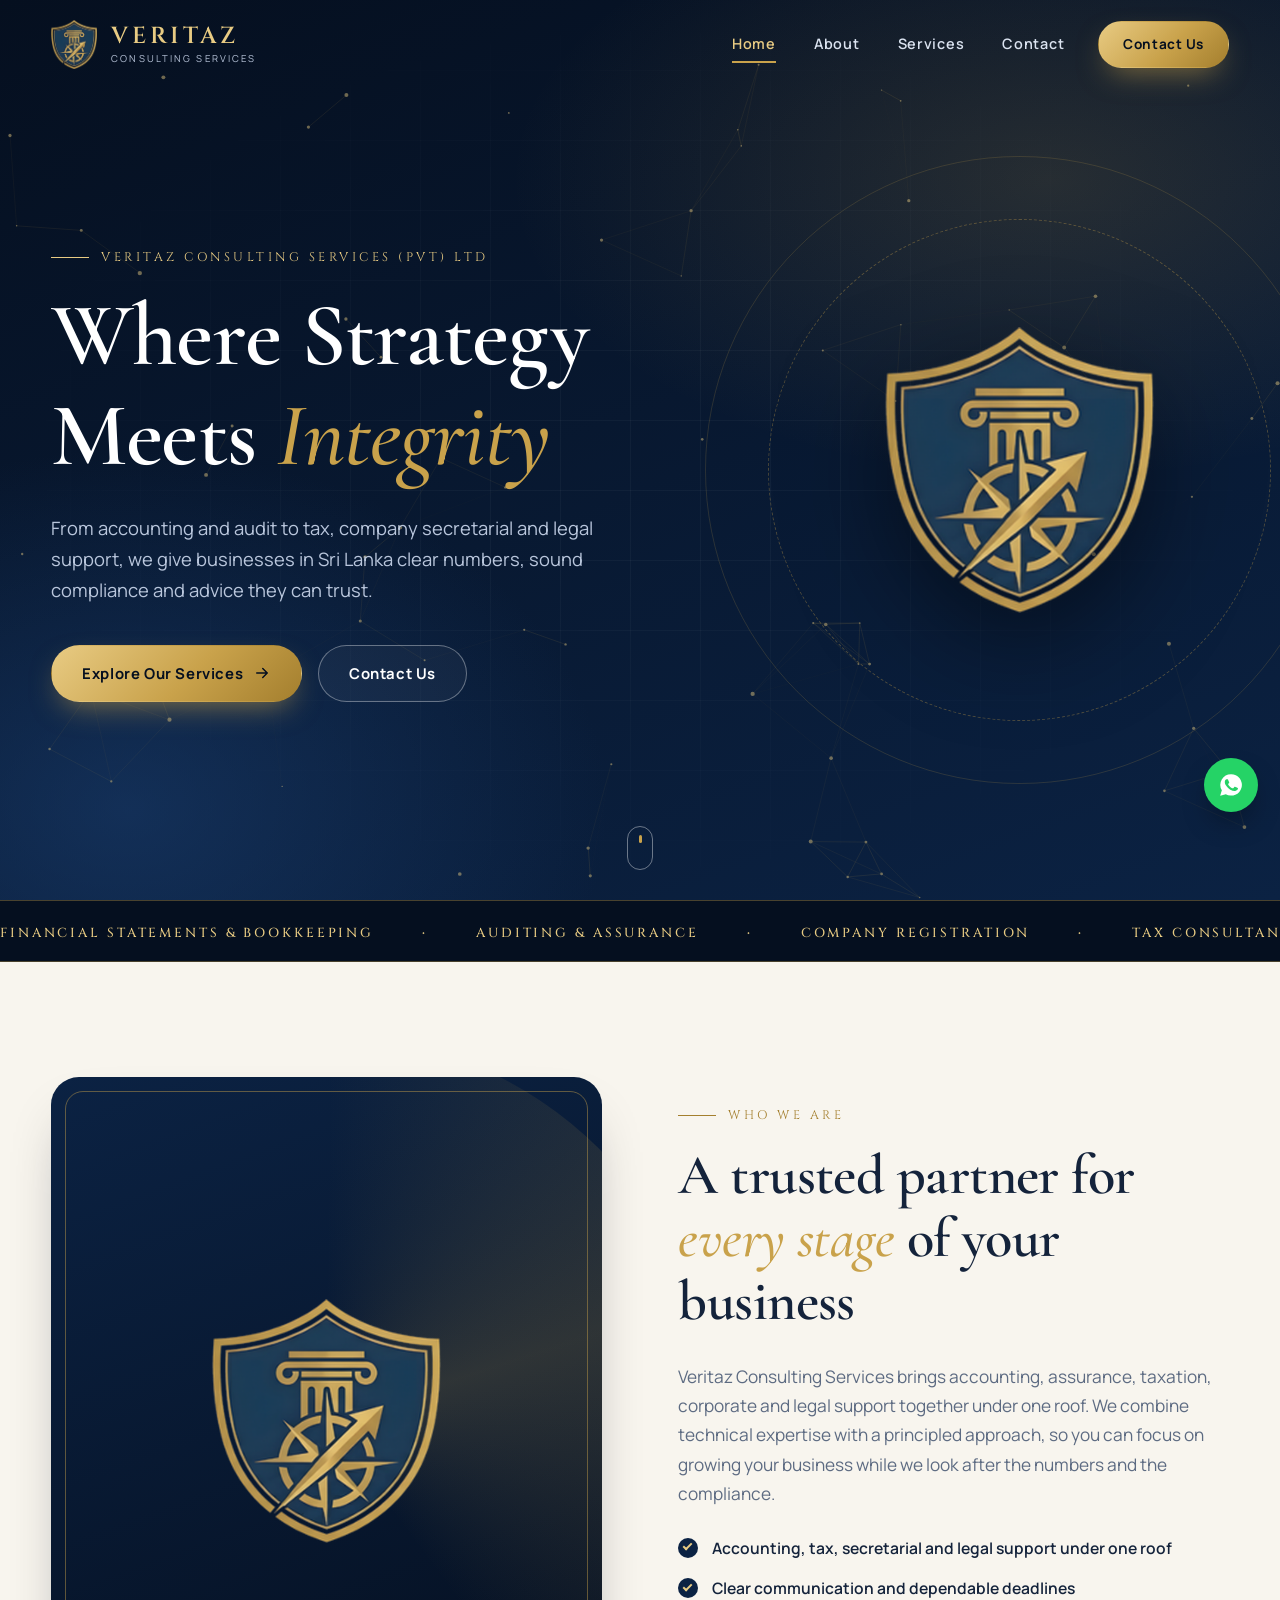
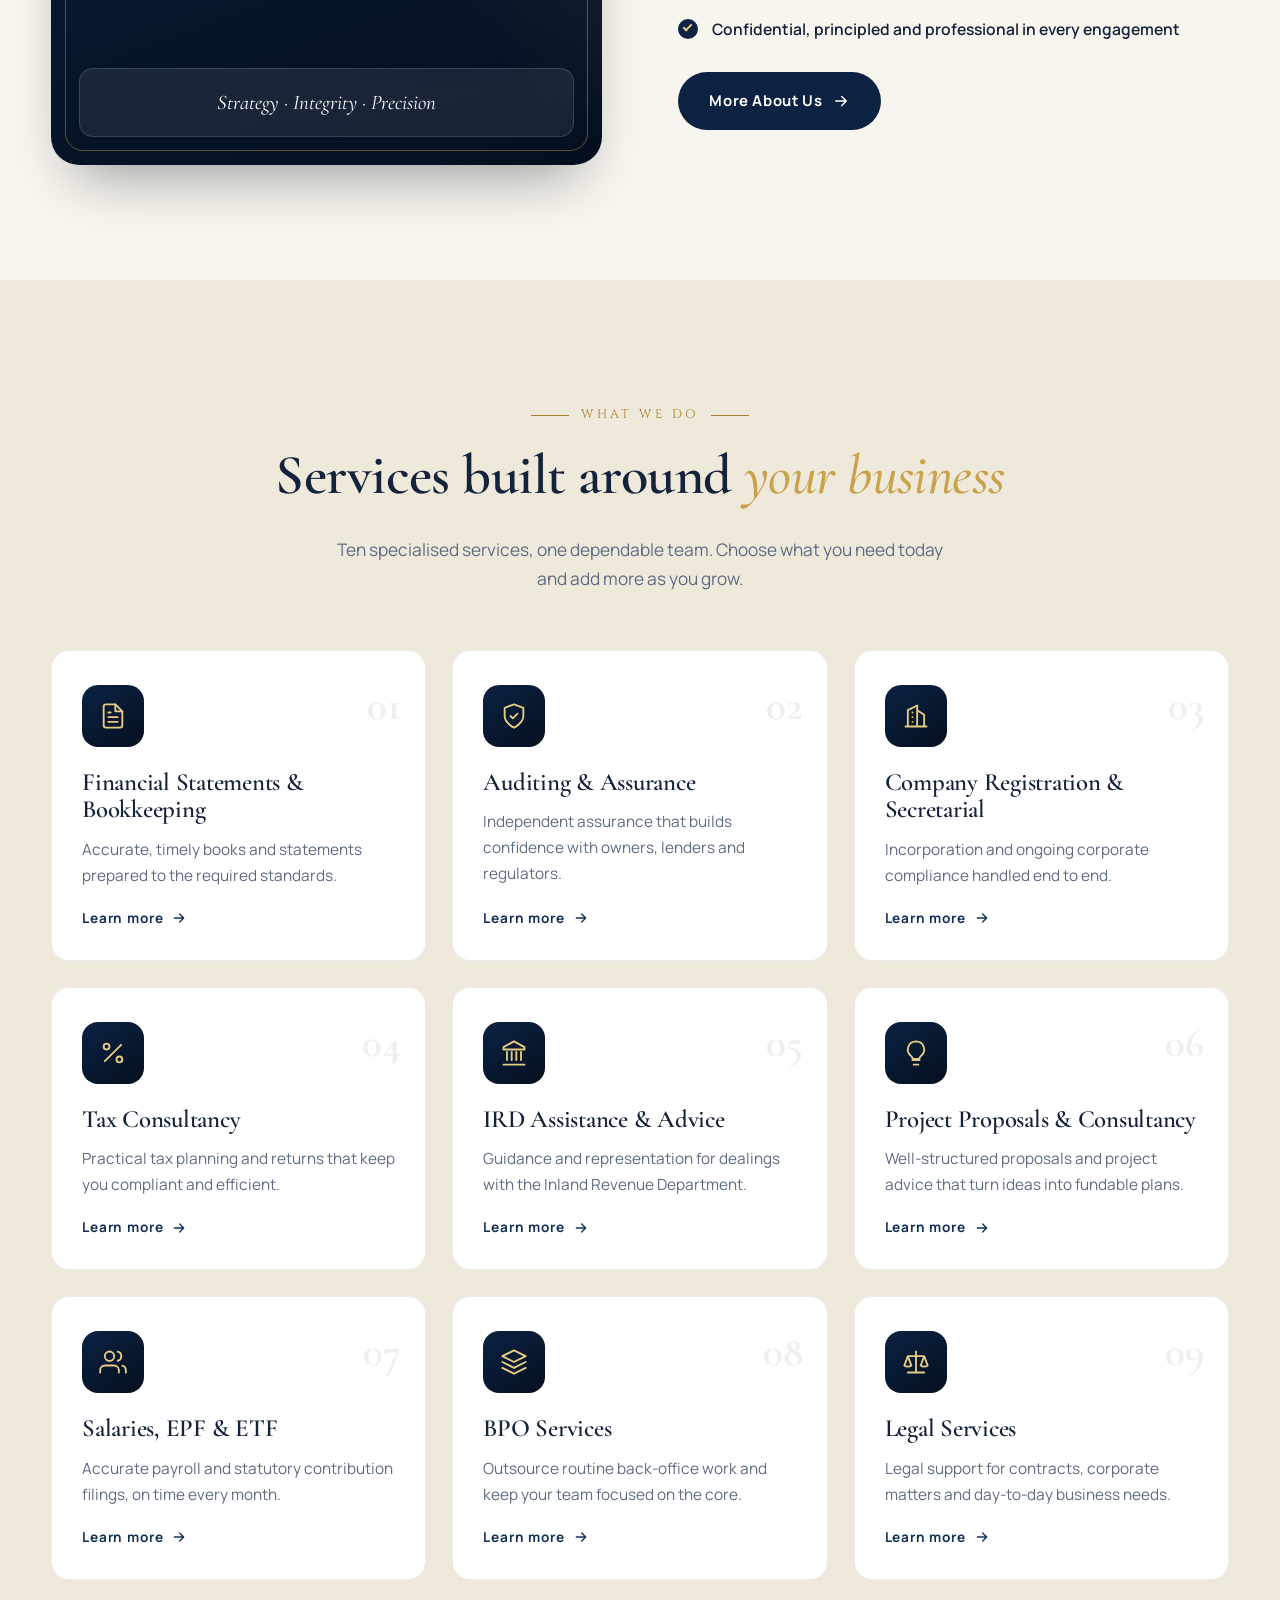
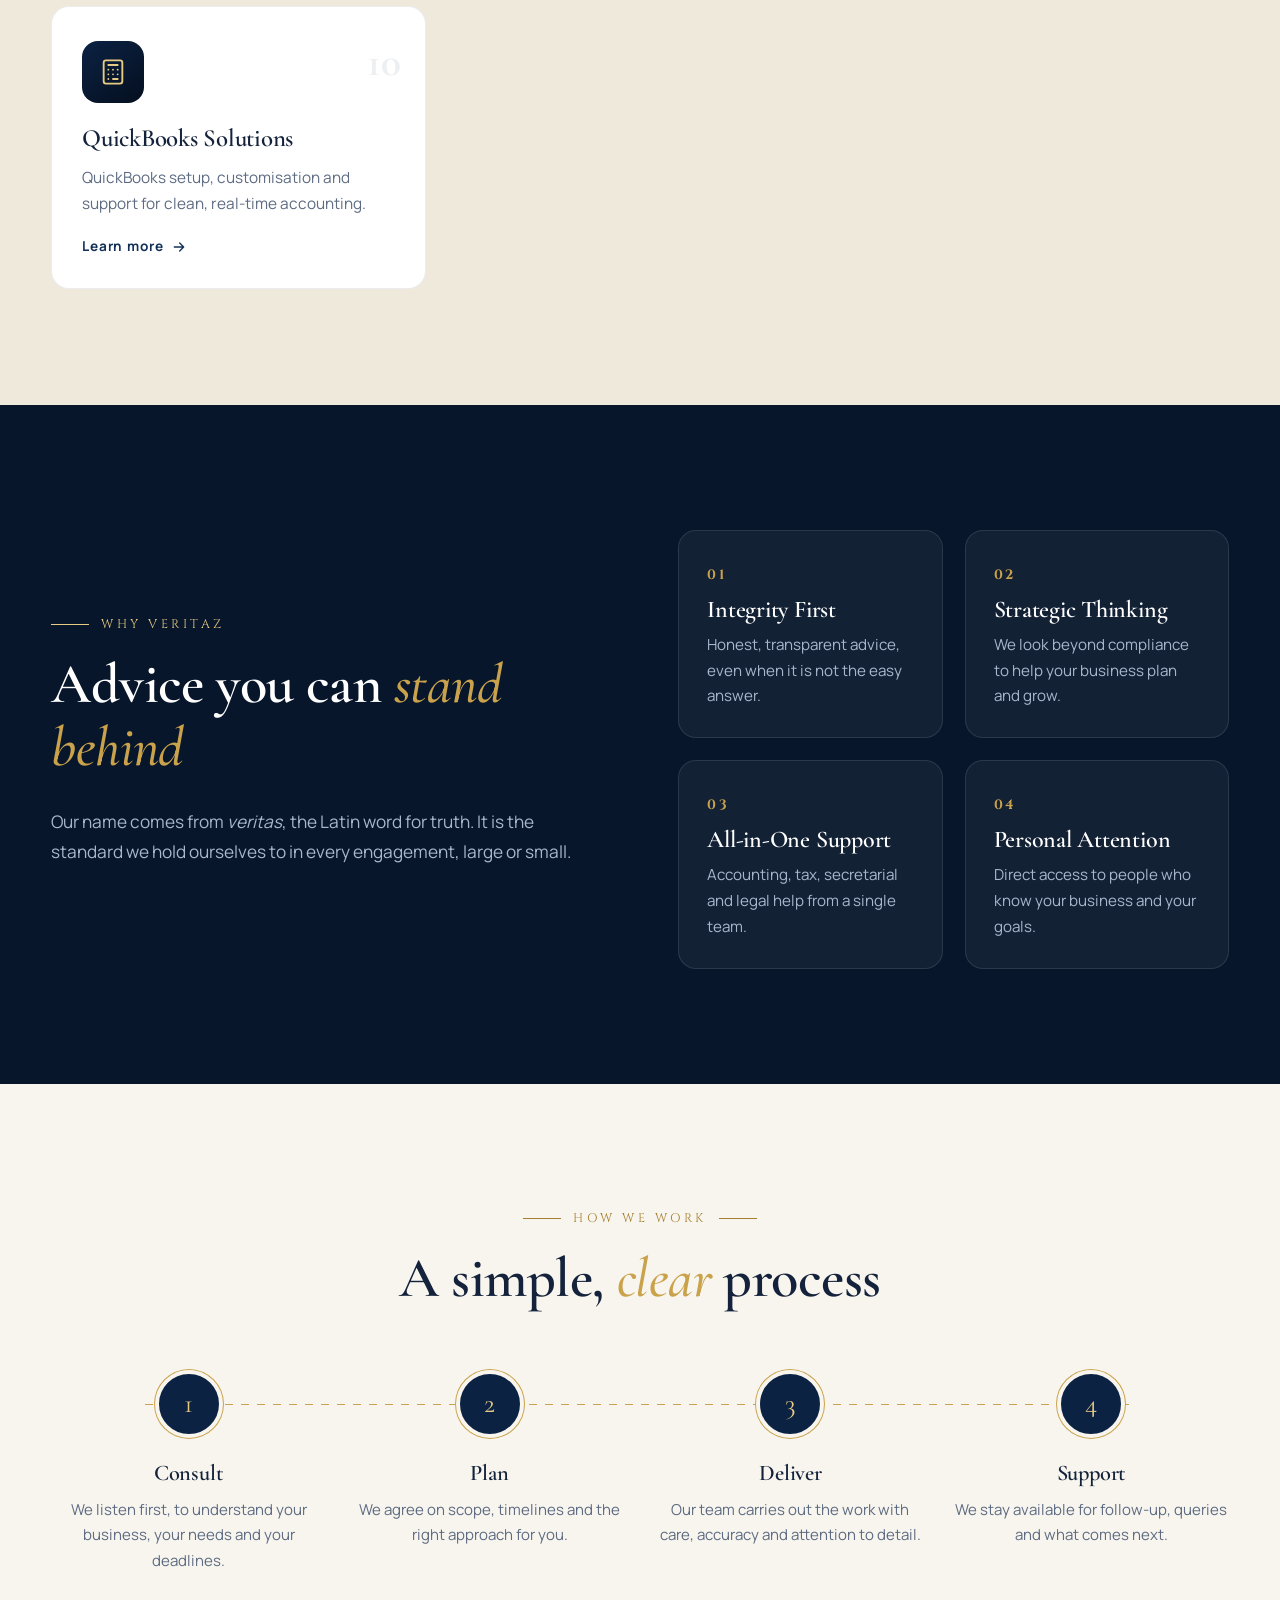
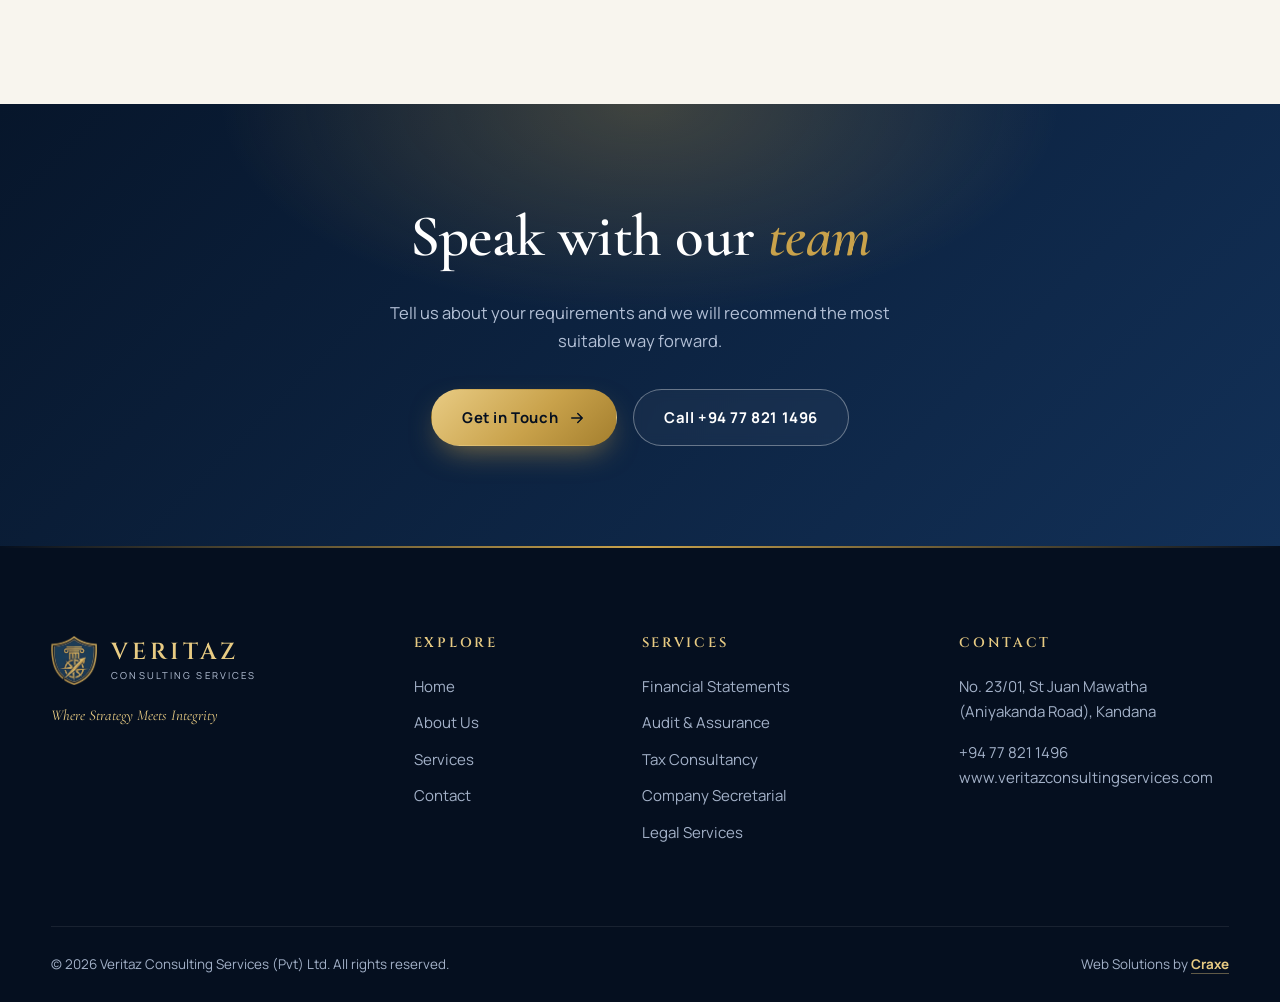
<file: index.html>
<!DOCTYPE html>
<html lang="en">
<head>
  <meta charset="utf-8">
  <meta name="viewport" content="width=device-width, initial-scale=1">
  <title>Veritaz Consulting Services | Where Strategy Meets Integrity</title>
  <meta name="description" content="Veritaz Consulting Services (Pvt) Ltd, Kandana, Sri Lanka. Accounting, auditing, tax, company secretarial, legal, payroll, BPO and QuickBooks solutions.">
  <meta name="theme-color" content="#07162b">
  <link rel="canonical" href="https://www.veritazconsultingservices.com/">
  <link rel="icon" type="image/png" href="assets/favicon.png">
  <meta property="og:type" content="website">
  <meta property="og:title" content="Veritaz Consulting Services | Where Strategy Meets Integrity">
  <meta property="og:description" content="Accounting, audit, tax, secretarial, legal, payroll, BPO and QuickBooks solutions in Sri Lanka.">
  <meta property="og:url" content="https://www.veritazconsultingservices.com/">
  <meta property="og:image" content="https://www.veritazconsultingservices.com/assets/logo-full.png">
  <link rel="preconnect" href="https://fonts.googleapis.com">
  <link rel="preconnect" href="https://fonts.gstatic.com" crossorigin>
  <link href="https://fonts.googleapis.com/css2?family=Cinzel:wght@500;600&family=Cormorant+Garamond:ital,wght@0,500;0,600;0,700;1,500;1,600&family=Manrope:wght@400;500;600;700;800&display=swap" rel="stylesheet">
  <script>try{if(sessionStorage.getItem('vz'))document.documentElement.className='seen'}catch(e){}</script>
  <link rel="stylesheet" href="css/style.css">
  <script type="application/ld+json">
  {"@context":"https://schema.org","@type":"ProfessionalService","name":"Veritaz Consulting Services (Pvt) Ltd","slogan":"Where Strategy Meets Integrity","url":"https://www.veritazconsultingservices.com","telephone":"+94778211496","address":{"@type":"PostalAddress","streetAddress":"No. 23/01, St Juan Mawatha (Aniyakanda Road)","addressLocality":"Kandana","addressCountry":"LK"}}
  </script>
</head>
<body>

<div class="preloader"><div class="preloader__inner"><img src="assets/logo-mark.png" alt=""><div class="preloader__bar"><span></span></div></div></div>
<div class="page-transition"></div>

<header class="header">
  <div class="container header__inner">
    <a href="index.html" class="brand" aria-label="Veritaz Consulting Services home">
      <img src="assets/logo-mark.png" srcset="assets/logo-mark.png 1x, assets/logo-mark@2x.png 2x" alt="Veritaz emblem" width="46">
      <span class="brand__text"><span class="brand__name">VERITAZ</span><span class="brand__sub">Consulting Services</span></span>
    </a>
    <nav class="nav" aria-label="Main">
      <a href="index.html" class="active">Home</a>
      <a href="about.html">About</a>
      <a href="services.html">Services</a>
      <a href="contact.html">Contact</a>
      <a href="contact.html" class="btn btn--gold">Contact Us</a>
    </nav>
    <button class="burger" aria-label="Toggle menu" aria-expanded="false"><span></span><span></span><span></span></button>
  </div>
</header>

<main>
<!-- HERO -->
<section class="hero">
  <canvas id="hero-canvas"></canvas>
  <div class="container hero__grid">
    <div>
      <span class="eyebrow reveal-load" style="--d:.2s">Veritaz Consulting Services (Pvt) Ltd</span>
      <h1 class="reveal-load" style="--d:.4s">Where Strategy<br>Meets <em>Integrity</em></h1>
      <p class="lead reveal-load" style="--d:.65s">From accounting and audit to tax, company secretarial and legal support, we give businesses in Sri Lanka clear numbers, sound compliance and advice they can trust.</p>
      <div class="hero__cta reveal-load" style="--d:.85s">
        <a href="services.html" class="btn btn--gold">Explore Our Services <svg viewBox="0 0 24 24" fill="none" stroke="currentColor" stroke-width="2" stroke-linecap="round" stroke-linejoin="round"><path d="M5 12h14M13 6l6 6-6 6"/></svg></a>
        <a href="contact.html" class="btn btn--ghost">Contact Us</a>
      </div>
    </div>
    <div class="hero__visual reveal-load" style="--d:.7s">
      <div class="hero__ring hero__ring--1"></div>
      <div class="hero__ring hero__ring--2"></div>
      <img class="hero__emblem" src="assets/logo-mark@2x.png" alt="Veritaz Consulting Services emblem">
    </div>
  </div>
  <div class="scroll-hint" aria-hidden="true"></div>
</section>

<!-- MARQUEE -->
<div class="marquee" aria-hidden="true">
  <div class="marquee__track">
    <span>Financial Statements &amp; Bookkeeping</span><span>Auditing &amp; Assurance</span><span>Company Registration</span><span>Tax Consultancy</span><span>IRD Assistance</span><span>Project Proposals</span><span>Salaries, EPF &amp; ETF</span><span>BPO Services</span><span>Legal Services</span><span>QuickBooks Solutions</span>
    <span>Financial Statements &amp; Bookkeeping</span><span>Auditing &amp; Assurance</span><span>Company Registration</span><span>Tax Consultancy</span><span>IRD Assistance</span><span>Project Proposals</span><span>Salaries, EPF &amp; ETF</span><span>BPO Services</span><span>Legal Services</span><span>QuickBooks Solutions</span>
  </div>
</div>

<!-- ABOUT TEASER -->
<section class="section">
  <div class="container split">
    <div class="frame reveal left">
      <img src="assets/logo-mark@2x.png" alt="Veritaz emblem">
      <div class="frame__tag">Strategy · Integrity · Precision</div>
    </div>
    <div class="reveal right">
      <span class="eyebrow">Who We Are</span>
      <h2 class="section-title">A trusted partner for <em>every stage</em> of your business</h2>
      <p class="section-lead" style="max-width:none">Veritaz Consulting Services brings accounting, assurance, taxation, corporate and legal support together under one roof. We combine technical expertise with a principled approach, so you can focus on growing your business while we look after the numbers and the compliance.</p>
      <ul class="checks">
        <li>Accounting, tax, secretarial and legal support under one roof</li>
        <li>Clear communication and dependable deadlines</li>
        <li>Confidential, principled and professional in every engagement</li>
      </ul>
      <p style="margin-top:30px"><a href="about.html" class="btn btn--navy">More About Us <svg viewBox="0 0 24 24" fill="none" stroke="currentColor" stroke-width="2" stroke-linecap="round" stroke-linejoin="round"><path d="M5 12h14M13 6l6 6-6 6"/></svg></a></p>
    </div>
  </div>
</section>

<!-- SERVICES -->
<section class="section section--alt">
  <div class="container">
    <div class="center reveal">
      <span class="eyebrow">What We Do</span>
      <h2 class="section-title">Services built around <em>your business</em></h2>
      <p class="section-lead">Ten specialised services, one dependable team. Choose what you need today and add more as you grow.</p>
    </div>
    <div class="grid grid--services">
      <a href="services.html#financial" class="card reveal" data-tilt style="--d:.0s"><span class="card__num">01</span><div class="card__icon"><svg viewBox="0 0 24 24"><path d="M14 2H6a2 2 0 0 0-2 2v16a2 2 0 0 0 2 2h12a2 2 0 0 0 2-2V8z"/><path d="M14 2v6h6M16 13H8M16 17H8M10 9H8"/></svg></div><h3>Financial Statements &amp; Bookkeeping</h3><p>Accurate, timely books and statements prepared to the required standards.</p><span class="card__more">Learn more <svg viewBox="0 0 24 24" fill="none" stroke="currentColor" stroke-width="2" stroke-linecap="round" stroke-linejoin="round"><path d="M5 12h14M13 6l6 6-6 6"/></svg></span></a>
      <a href="services.html#audit" class="card reveal" data-tilt style="--d:.08s"><span class="card__num">02</span><div class="card__icon"><svg viewBox="0 0 24 24"><path d="M12 22s8-4 8-10V5l-8-3-8 3v7c0 6 8 10 8 10z"/><path d="m9 12 2 2 4-4"/></svg></div><h3>Auditing &amp; Assurance</h3><p>Independent assurance that builds confidence with owners, lenders and regulators.</p><span class="card__more">Learn more <svg viewBox="0 0 24 24" fill="none" stroke="currentColor" stroke-width="2" stroke-linecap="round" stroke-linejoin="round"><path d="M5 12h14M13 6l6 6-6 6"/></svg></span></a>
      <a href="services.html#secretarial" class="card reveal" data-tilt style="--d:.16s"><span class="card__num">03</span><div class="card__icon"><svg viewBox="0 0 24 24"><path d="M3 21h18M5 21V7l8-4v18M19 21V11l-6-4M9 9v.01M9 13v.01M9 17v.01"/></svg></div><h3>Company Registration &amp; Secretarial</h3><p>Incorporation and ongoing corporate compliance handled end to end.</p><span class="card__more">Learn more <svg viewBox="0 0 24 24" fill="none" stroke="currentColor" stroke-width="2" stroke-linecap="round" stroke-linejoin="round"><path d="M5 12h14M13 6l6 6-6 6"/></svg></span></a>
      <a href="services.html#tax" class="card reveal" data-tilt style="--d:.0s"><span class="card__num">04</span><div class="card__icon"><svg viewBox="0 0 24 24"><path d="M19 5 5 19"/><circle cx="6.5" cy="6.5" r="2.5"/><circle cx="17.5" cy="17.5" r="2.5"/></svg></div><h3>Tax Consultancy</h3><p>Practical tax planning and returns that keep you compliant and efficient.</p><span class="card__more">Learn more <svg viewBox="0 0 24 24" fill="none" stroke="currentColor" stroke-width="2" stroke-linecap="round" stroke-linejoin="round"><path d="M5 12h14M13 6l6 6-6 6"/></svg></span></a>
      <a href="services.html#ird" class="card reveal" data-tilt style="--d:.08s"><span class="card__num">05</span><div class="card__icon"><svg viewBox="0 0 24 24"><path d="M3 22h18M6 18v-7M10 18v-7M14 18v-7M18 18v-7M12 2 3 7v2h18V7z"/></svg></div><h3>IRD Assistance &amp; Advice</h3><p>Guidance and representation for dealings with the Inland Revenue Department.</p><span class="card__more">Learn more <svg viewBox="0 0 24 24" fill="none" stroke="currentColor" stroke-width="2" stroke-linecap="round" stroke-linejoin="round"><path d="M5 12h14M13 6l6 6-6 6"/></svg></span></a>
      <a href="services.html#proposals" class="card reveal" data-tilt style="--d:.16s"><span class="card__num">06</span><div class="card__icon"><svg viewBox="0 0 24 24"><path d="M9 18h6M10 22h4M12 2a7 7 0 0 0-4 12.7c.6.5 1 1.2 1 2V17h6v-.3c0-.8.4-1.5 1-2A7 7 0 0 0 12 2z"/></svg></div><h3>Project Proposals &amp; Consultancy</h3><p>Well-structured proposals and project advice that turn ideas into fundable plans.</p><span class="card__more">Learn more <svg viewBox="0 0 24 24" fill="none" stroke="currentColor" stroke-width="2" stroke-linecap="round" stroke-linejoin="round"><path d="M5 12h14M13 6l6 6-6 6"/></svg></span></a>
      <a href="services.html#payroll" class="card reveal" data-tilt style="--d:.0s"><span class="card__num">07</span><div class="card__icon"><svg viewBox="0 0 24 24"><path d="M17 21v-2a4 4 0 0 0-4-4H5a4 4 0 0 0-4 4v2"/><circle cx="9" cy="7" r="4"/><path d="M23 21v-2a4 4 0 0 0-3-3.9M16 3.1a4 4 0 0 1 0 7.8"/></svg></div><h3>Salaries, EPF &amp; ETF</h3><p>Accurate payroll and statutory contribution filings, on time every month.</p><span class="card__more">Learn more <svg viewBox="0 0 24 24" fill="none" stroke="currentColor" stroke-width="2" stroke-linecap="round" stroke-linejoin="round"><path d="M5 12h14M13 6l6 6-6 6"/></svg></span></a>
      <a href="services.html#bpo" class="card reveal" data-tilt style="--d:.08s"><span class="card__num">08</span><div class="card__icon"><svg viewBox="0 0 24 24"><path d="m12 2 10 5-10 5L2 7z"/><path d="m2 17 10 5 10-5M2 12l10 5 10-5"/></svg></div><h3>BPO Services</h3><p>Outsource routine back-office work and keep your team focused on the core.</p><span class="card__more">Learn more <svg viewBox="0 0 24 24" fill="none" stroke="currentColor" stroke-width="2" stroke-linecap="round" stroke-linejoin="round"><path d="M5 12h14M13 6l6 6-6 6"/></svg></span></a>
      <a href="services.html#legal" class="card reveal" data-tilt style="--d:.16s"><span class="card__num">09</span><div class="card__icon"><svg viewBox="0 0 24 24"><path d="M12 3v18M5 21h14M5 7h14M5 7l-3 8a4 3 0 0 0 6 0zM19 7l-3 8a4 3 0 0 0 6 0z"/></svg></div><h3>Legal Services</h3><p>Legal support for contracts, corporate matters and day-to-day business needs.</p><span class="card__more">Learn more <svg viewBox="0 0 24 24" fill="none" stroke="currentColor" stroke-width="2" stroke-linecap="round" stroke-linejoin="round"><path d="M5 12h14M13 6l6 6-6 6"/></svg></span></a>
      <a href="services.html#quickbooks" class="card reveal" data-tilt style="--d:.0s"><span class="card__num">10</span><div class="card__icon"><svg viewBox="0 0 24 24"><rect x="4" y="2" width="16" height="20" rx="2"/><path d="M8 6h8M8 10h.01M12 10h.01M16 10h.01M8 14h.01M12 14h.01M16 14h.01M8 18h.01M12 18h4"/></svg></div><h3>QuickBooks Solutions</h3><p>QuickBooks setup, customisation and support for clean, real-time accounting.</p><span class="card__more">Learn more <svg viewBox="0 0 24 24" fill="none" stroke="currentColor" stroke-width="2" stroke-linecap="round" stroke-linejoin="round"><path d="M5 12h14M13 6l6 6-6 6"/></svg></span></a>
    </div>
  </div>
</section>

<!-- WHY US -->
<section class="section section--dark">
  <div class="container split">
    <div class="reveal left">
      <span class="eyebrow">Why Veritaz</span>
      <h2 class="section-title">Advice you can <em>stand behind</em></h2>
      <p class="section-lead">Our name comes from <i>veritas</i>, the Latin word for truth. It is the standard we hold ourselves to in every engagement, large or small.</p>
    </div>
    <div class="features">
      <div class="feature reveal" style="--d:.0s"><b>01</b><h3>Integrity First</h3><p>Honest, transparent advice, even when it is not the easy answer.</p></div>
      <div class="feature reveal" style="--d:.1s"><b>02</b><h3>Strategic Thinking</h3><p>We look beyond compliance to help your business plan and grow.</p></div>
      <div class="feature reveal" style="--d:.2s"><b>03</b><h3>All-in-One Support</h3><p>Accounting, tax, secretarial and legal help from a single team.</p></div>
      <div class="feature reveal" style="--d:.3s"><b>04</b><h3>Personal Attention</h3><p>Direct access to people who know your business and your goals.</p></div>
    </div>
  </div>
</section>

<!-- PROCESS -->
<section class="section">
  <div class="container">
    <div class="center reveal">
      <span class="eyebrow">How We Work</span>
      <h2 class="section-title">A simple, <em>clear</em> process</h2>
    </div>
    <div class="steps">
      <div class="step reveal" style="--d:0s"><div class="step__dot">1</div><h3>Consult</h3><p>We listen first, to understand your business, your needs and your deadlines.</p></div>
      <div class="step reveal" style="--d:.12s"><div class="step__dot">2</div><h3>Plan</h3><p>We agree on scope, timelines and the right approach for you.</p></div>
      <div class="step reveal" style="--d:.24s"><div class="step__dot">3</div><h3>Deliver</h3><p>Our team carries out the work with care, accuracy and attention to detail.</p></div>
      <div class="step reveal" style="--d:.36s"><div class="step__dot">4</div><h3>Support</h3><p>We stay available for follow-up, queries and what comes next.</p></div>
    </div>
  </div>
</section>

<!-- CTA -->
<section class="cta">
  <div class="container reveal zoom">
    <h2>Speak with our <em style="color:var(--gold)">team</em></h2>
    <p>Tell us about your requirements and we will recommend the most suitable way forward.</p>
    <div class="cta__buttons">
      <a href="contact.html" class="btn btn--gold">Get in Touch <svg viewBox="0 0 24 24" fill="none" stroke="currentColor" stroke-width="2" stroke-linecap="round" stroke-linejoin="round"><path d="M5 12h14M13 6l6 6-6 6"/></svg></a>
      <a href="tel:+94778211496" class="btn btn--ghost">Call +94 77 821 1496</a>
    </div>
  </div>
</section>
</main>

<footer class="footer">
  <div class="container">
    <div class="footer__grid">
      <div>
        <a href="index.html" class="brand"><img src="assets/logo-mark.png" alt="" width="52"><span class="brand__text"><span class="brand__name">VERITAZ</span><span class="brand__sub">Consulting Services</span></span></a>
        <p class="footer__tag">Where Strategy Meets Integrity</p>
      </div>
      <div>
        <h4>Explore</h4>
        <ul><li><a href="index.html">Home</a></li><li><a href="about.html">About Us</a></li><li><a href="services.html">Services</a></li><li><a href="contact.html">Contact</a></li></ul>
      </div>
      <div>
        <h4>Services</h4>
        <ul><li><a href="services.html#financial">Financial Statements</a></li><li><a href="services.html#audit">Audit &amp; Assurance</a></li><li><a href="services.html#tax">Tax Consultancy</a></li><li><a href="services.html#secretarial">Company Secretarial</a></li><li><a href="services.html#legal">Legal Services</a></li></ul>
      </div>
      <div>
        <h4>Contact</h4>
        <p>No. 23/01, St Juan Mawatha<br>(Aniyakanda Road), Kandana</p>
        <p><a href="tel:+94778211496">+94 77 821 1496</a><br><a href="https://www.veritazconsultingservices.com">www.veritazconsultingservices.com</a></p>
      </div>
    </div>
    <div class="footer__bottom"><span>© <span id="year">2026</span> Veritaz Consulting Services (Pvt) Ltd. All rights reserved.</span><span class="footer__credit">Web Solutions by <a href="https://www.craxe.org" target="_blank" rel="noopener">Craxe</a></span></div>
  </div>
</footer>

<div class="float-btns">
  <a class="fab fab--wa" href="https://wa.me/94778211496" target="_blank" rel="noopener" aria-label="Chat on WhatsApp"><svg viewBox="0 0 24 24" fill="currentColor"><path d="M12.04 2a9.9 9.9 0 0 0-8.5 14.9L2 22l5.25-1.5A9.9 9.9 0 1 0 12.04 2zm5.8 14.1c-.25.7-1.4 1.35-1.95 1.4-.5.05-1.1.07-1.8-.12-.4-.13-.95-.3-1.65-.6-2.9-1.25-4.8-4.15-4.95-4.35-.15-.2-1.2-1.6-1.2-3.05s.75-2.15 1.05-2.45c.25-.3.6-.35.8-.35h.55c.18 0 .42-.07.65.5.25.6.85 2.1.92 2.25.08.15.12.33.02.52-.1.2-.15.32-.3.5l-.45.52c-.15.15-.3.3-.13.6.18.3.78 1.28 1.67 2.07 1.15 1 2.1 1.33 2.4 1.48.3.15.48.12.65-.08.18-.2.75-.87.95-1.17.2-.3.4-.25.68-.15.27.1 1.75.83 2.05.98.3.15.5.22.57.35.08.12.08.72-.17 1.4z"/></svg></a>
  <button class="fab fab--top" aria-label="Back to top"><svg viewBox="0 0 24 24"><path d="M12 19V5M5 12l7-7 7 7"/></svg></button>
</div>

<script src="js/main.js" defer></script>
</body>
</html>
</file>
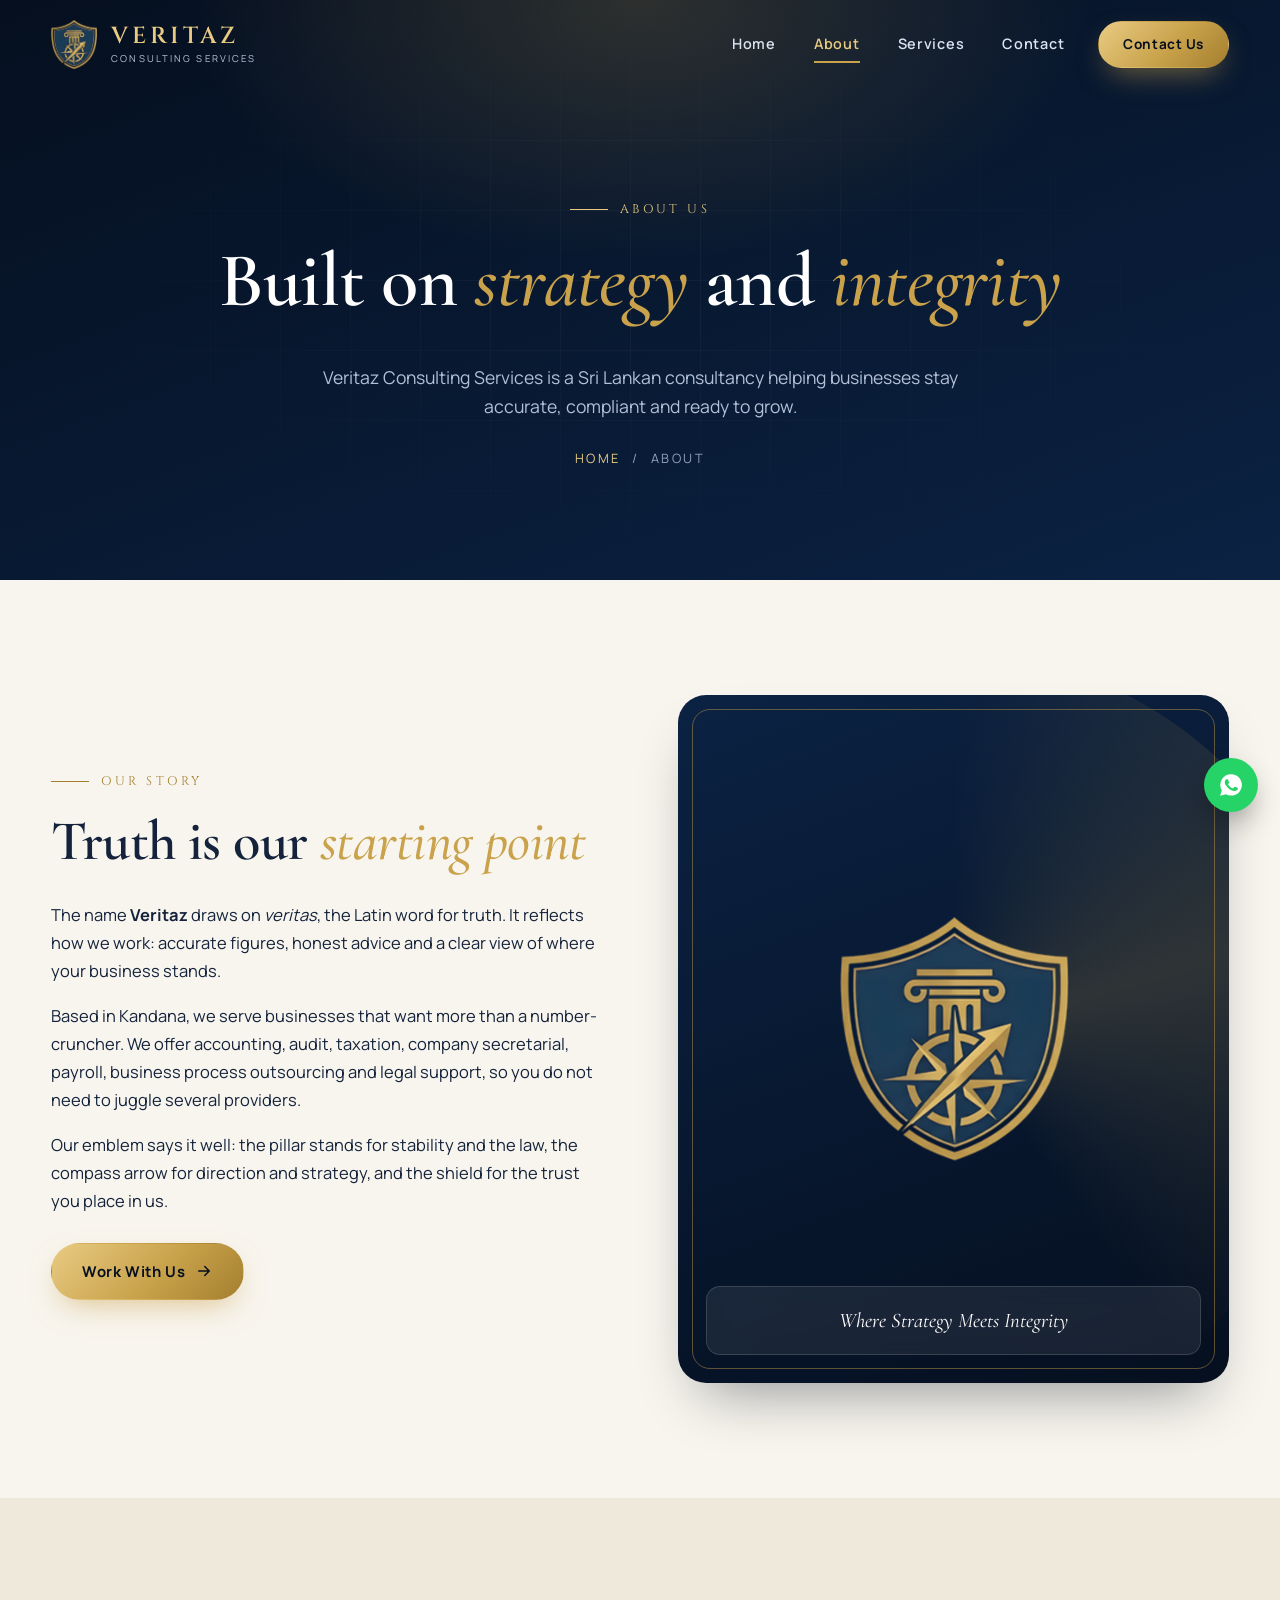
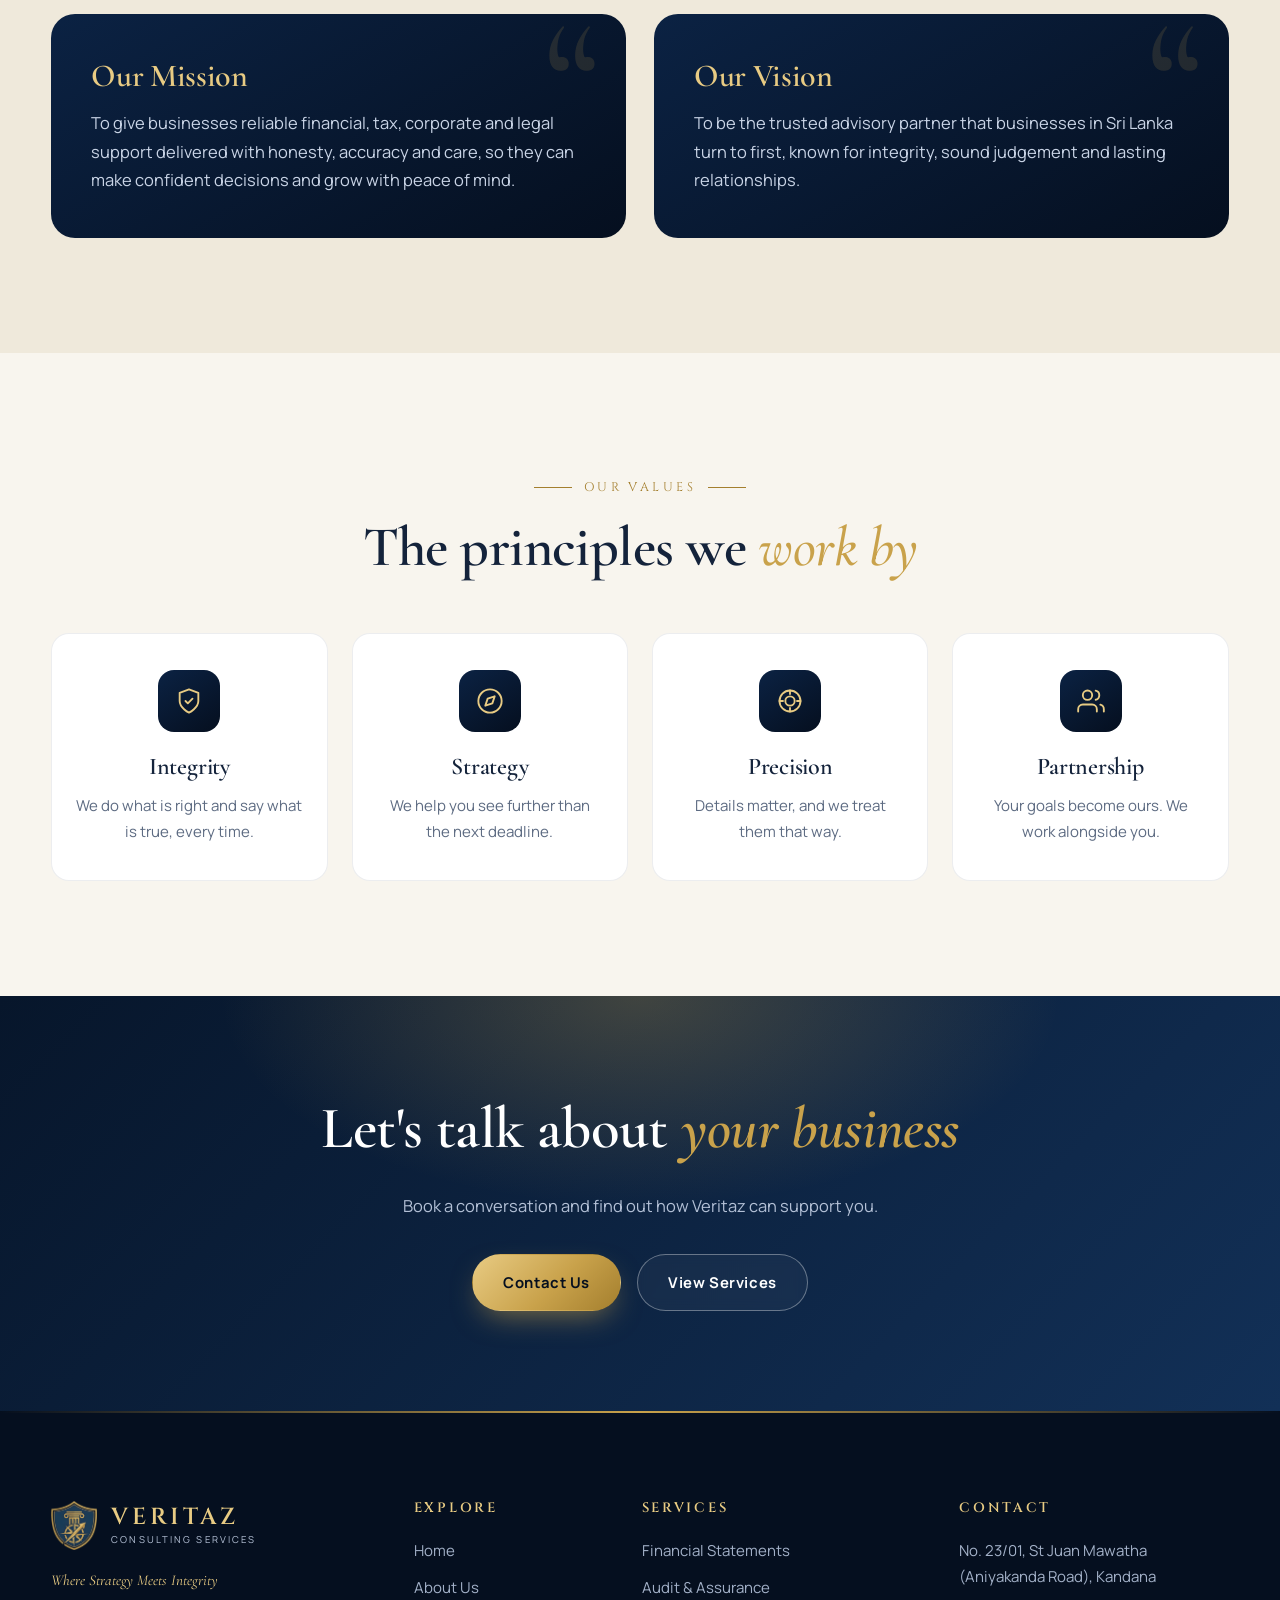
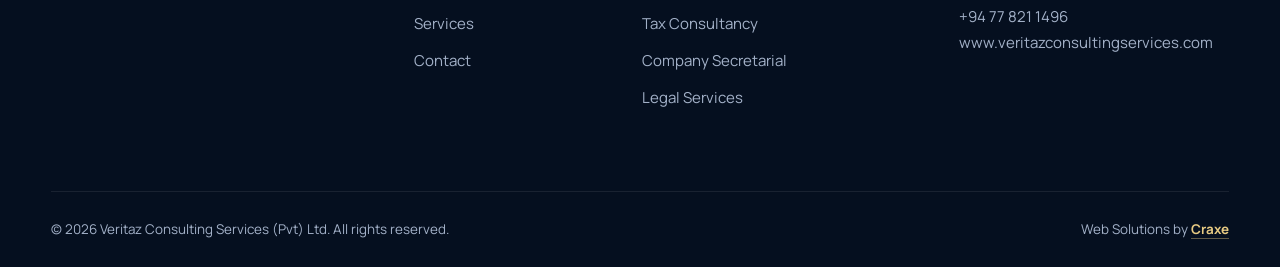
<file: about.html>
<!DOCTYPE html>
<html lang="en">
<head>
  <meta charset="utf-8">
  <meta name="viewport" content="width=device-width, initial-scale=1">
  <title>About Us | Veritaz Consulting Services</title>
  <meta name="description" content="Learn about Veritaz Consulting Services (Pvt) Ltd, a Sri Lankan consultancy built on strategy, integrity and precision.">
  <meta name="theme-color" content="#07162b">
  <link rel="canonical" href="https://www.veritazconsultingservices.com/about">
  <link rel="icon" type="image/png" href="assets/favicon.png">
  <link rel="preconnect" href="https://fonts.googleapis.com">
  <link rel="preconnect" href="https://fonts.gstatic.com" crossorigin>
  <link href="https://fonts.googleapis.com/css2?family=Cinzel:wght@500;600&family=Cormorant+Garamond:ital,wght@0,500;0,600;0,700;1,500;1,600&family=Manrope:wght@400;500;600;700;800&display=swap" rel="stylesheet">
  <script>try{if(sessionStorage.getItem('vz'))document.documentElement.className='seen'}catch(e){}</script>
  <link rel="stylesheet" href="css/style.css">
</head>
<body>

<div class="preloader"><div class="preloader__inner"><img src="assets/logo-mark.png" alt=""><div class="preloader__bar"><span></span></div></div></div>
<div class="page-transition"></div>

<header class="header">
  <div class="container header__inner">
    <a href="index.html" class="brand" aria-label="Veritaz Consulting Services home">
      <img src="assets/logo-mark.png" srcset="assets/logo-mark.png 1x, assets/logo-mark@2x.png 2x" alt="Veritaz emblem" width="46">
      <span class="brand__text"><span class="brand__name">VERITAZ</span><span class="brand__sub">Consulting Services</span></span>
    </a>
    <nav class="nav" aria-label="Main">
      <a href="index.html">Home</a>
      <a href="about.html" class="active">About</a>
      <a href="services.html">Services</a>
      <a href="contact.html">Contact</a>
      <a href="contact.html" class="btn btn--gold">Contact Us</a>
    </nav>
    <button class="burger" aria-label="Toggle menu" aria-expanded="false"><span></span><span></span><span></span></button>
  </div>
</header>

<main>
<section class="page-hero">
  <div class="container">
    <span class="eyebrow reveal-load" style="animation:rise 1s var(--ease) .2s both">About Us</span>
    <h1 class="reveal-load" style="animation:rise 1s var(--ease) .35s both">Built on <em>strategy</em> and <em>integrity</em></h1>
    <p style="animation:rise 1s var(--ease) .55s both">Veritaz Consulting Services is a Sri Lankan consultancy helping businesses stay accurate, compliant and ready to grow.</p>
    <div class="crumbs" style="animation:rise 1s var(--ease) .7s both"><a href="index.html">Home</a> &nbsp;/&nbsp; About</div>
  </div>
</section>

<section class="section">
  <div class="container split">
    <div class="reveal left">
      <span class="eyebrow">Our Story</span>
      <h2 class="section-title">Truth is our <em>starting point</em></h2>
      <p>The name <b>Veritaz</b> draws on <i>veritas</i>, the Latin word for truth. It reflects how we work: accurate figures, honest advice and a clear view of where your business stands.</p>
      <p>Based in Kandana, we serve businesses that want more than a number-cruncher. We offer accounting, audit, taxation, company secretarial, payroll, business process outsourcing and legal support, so you do not need to juggle several providers.</p>
      <p>Our emblem says it well: the pillar stands for stability and the law, the compass arrow for direction and strategy, and the shield for the trust you place in us.</p>
      <p style="margin-top:28px"><a href="contact.html" class="btn btn--gold">Work With Us <svg viewBox="0 0 24 24" fill="none" stroke="currentColor" stroke-width="2" stroke-linecap="round" stroke-linejoin="round"><path d="M5 12h14M13 6l6 6-6 6"/></svg></a></p>
    </div>
    <div class="frame reveal right">
      <img src="assets/logo-mark@2x.png" alt="Veritaz emblem">
      <div class="frame__tag">Where Strategy Meets Integrity</div>
    </div>
  </div>
</section>

<section class="section section--alt">
  <div class="container">
    <div class="mv">
      <div class="mv__box reveal left"><h3>Our Mission</h3><p>To give businesses reliable financial, tax, corporate and legal support delivered with honesty, accuracy and care, so they can make confident decisions and grow with peace of mind.</p></div>
      <div class="mv__box reveal right"><h3>Our Vision</h3><p>To be the trusted advisory partner that businesses in Sri Lanka turn to first, known for integrity, sound judgement and lasting relationships.</p></div>
    </div>
  </div>
</section>

<section class="section">
  <div class="container">
    <div class="center reveal">
      <span class="eyebrow">Our Values</span>
      <h2 class="section-title">The principles we <em>work by</em></h2>
    </div>
    <div class="values">
      <div class="value reveal" style="--d:0s"><div class="card__icon"><svg viewBox="0 0 24 24"><path d="M12 22s8-4 8-10V5l-8-3-8 3v7c0 6 8 10 8 10z"/><path d="m9 12 2 2 4-4"/></svg></div><h3>Integrity</h3><p>We do what is right and say what is true, every time.</p></div>
      <div class="value reveal" style="--d:.1s"><div class="card__icon"><svg viewBox="0 0 24 24"><circle cx="12" cy="12" r="10"/><path d="m16 8-2 6-6 2 2-6z"/></svg></div><h3>Strategy</h3><p>We help you see further than the next deadline.</p></div>
      <div class="value reveal" style="--d:.2s"><div class="card__icon"><svg viewBox="0 0 24 24"><circle cx="12" cy="12" r="9"/><circle cx="12" cy="12" r="4"/><path d="M12 3v3M12 18v3M3 12h3M18 12h3"/></svg></div><h3>Precision</h3><p>Details matter, and we treat them that way.</p></div>
      <div class="value reveal" style="--d:.3s"><div class="card__icon"><svg viewBox="0 0 24 24"><path d="M17 21v-2a4 4 0 0 0-4-4H5a4 4 0 0 0-4 4v2"/><circle cx="9" cy="7" r="4"/><path d="M23 21v-2a4 4 0 0 0-3-3.9M16 3.1a4 4 0 0 1 0 7.8"/></svg></div><h3>Partnership</h3><p>Your goals become ours. We work alongside you.</p></div>
    </div>
  </div>
</section>

<section class="cta">
  <div class="container reveal zoom">
    <h2>Let's talk about <em style="color:var(--gold)">your business</em></h2>
    <p>Book a conversation and find out how Veritaz can support you.</p>
    <div class="cta__buttons">
      <a href="contact.html" class="btn btn--gold">Contact Us</a>
      <a href="services.html" class="btn btn--ghost">View Services</a>
    </div>
  </div>
</section>
</main>

<footer class="footer">
  <div class="container">
    <div class="footer__grid">
      <div>
        <a href="index.html" class="brand"><img src="assets/logo-mark.png" alt="" width="52"><span class="brand__text"><span class="brand__name">VERITAZ</span><span class="brand__sub">Consulting Services</span></span></a>
        <p class="footer__tag">Where Strategy Meets Integrity</p>
      </div>
      <div>
        <h4>Explore</h4>
        <ul><li><a href="index.html">Home</a></li><li><a href="about.html">About Us</a></li><li><a href="services.html">Services</a></li><li><a href="contact.html">Contact</a></li></ul>
      </div>
      <div>
        <h4>Services</h4>
        <ul><li><a href="services.html#financial">Financial Statements</a></li><li><a href="services.html#audit">Audit &amp; Assurance</a></li><li><a href="services.html#tax">Tax Consultancy</a></li><li><a href="services.html#secretarial">Company Secretarial</a></li><li><a href="services.html#legal">Legal Services</a></li></ul>
      </div>
      <div>
        <h4>Contact</h4>
        <p>No. 23/01, St Juan Mawatha<br>(Aniyakanda Road), Kandana</p>
        <p><a href="tel:+94778211496">+94 77 821 1496</a><br><a href="https://www.veritazconsultingservices.com">www.veritazconsultingservices.com</a></p>
      </div>
    </div>
    <div class="footer__bottom"><span>© <span id="year">2026</span> Veritaz Consulting Services (Pvt) Ltd. All rights reserved.</span><span class="footer__credit">Web Solutions by <a href="https://www.craxe.org" target="_blank" rel="noopener">Craxe</a></span></div>
  </div>
</footer>

<div class="float-btns">
  <a class="fab fab--wa" href="https://wa.me/94778211496" target="_blank" rel="noopener" aria-label="Chat on WhatsApp"><svg viewBox="0 0 24 24" fill="currentColor"><path d="M12.04 2a9.9 9.9 0 0 0-8.5 14.9L2 22l5.25-1.5A9.9 9.9 0 1 0 12.04 2zm5.8 14.1c-.25.7-1.4 1.35-1.95 1.4-.5.05-1.1.07-1.8-.12-.4-.13-.95-.3-1.65-.6-2.9-1.25-4.8-4.15-4.95-4.35-.15-.2-1.2-1.6-1.2-3.05s.75-2.15 1.05-2.45c.25-.3.6-.35.8-.35h.55c.18 0 .42-.07.65.5.25.6.85 2.1.92 2.25.08.15.12.33.02.52-.1.2-.15.32-.3.5l-.45.52c-.15.15-.3.3-.13.6.18.3.78 1.28 1.67 2.07 1.15 1 2.1 1.33 2.4 1.48.3.15.48.12.65-.08.18-.2.75-.87.95-1.17.2-.3.4-.25.68-.15.27.1 1.75.83 2.05.98.3.15.5.22.57.35.08.12.08.72-.17 1.4z"/></svg></a>
  <button class="fab fab--top" aria-label="Back to top"><svg viewBox="0 0 24 24"><path d="M12 19V5M5 12l7-7 7 7"/></svg></button>
</div>

<script src="js/main.js" defer></script>
</body>
</html>
</file>
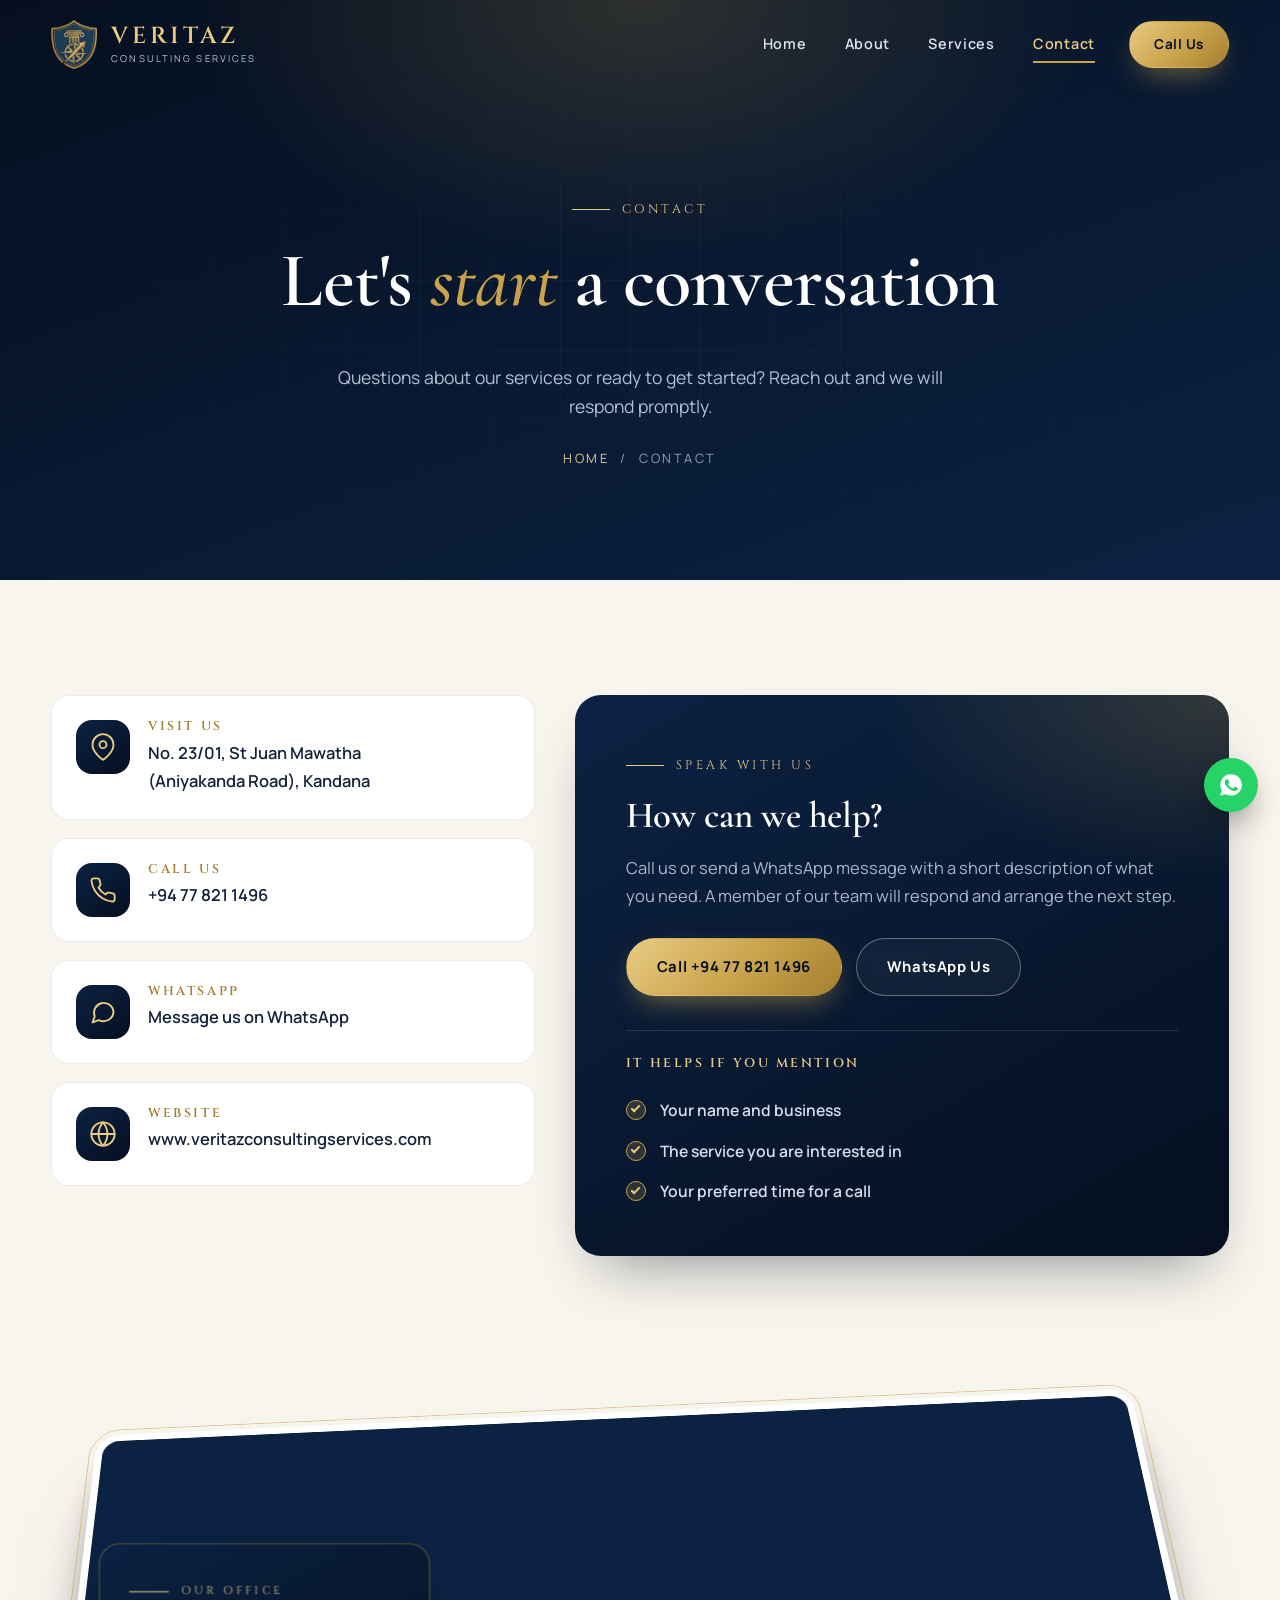
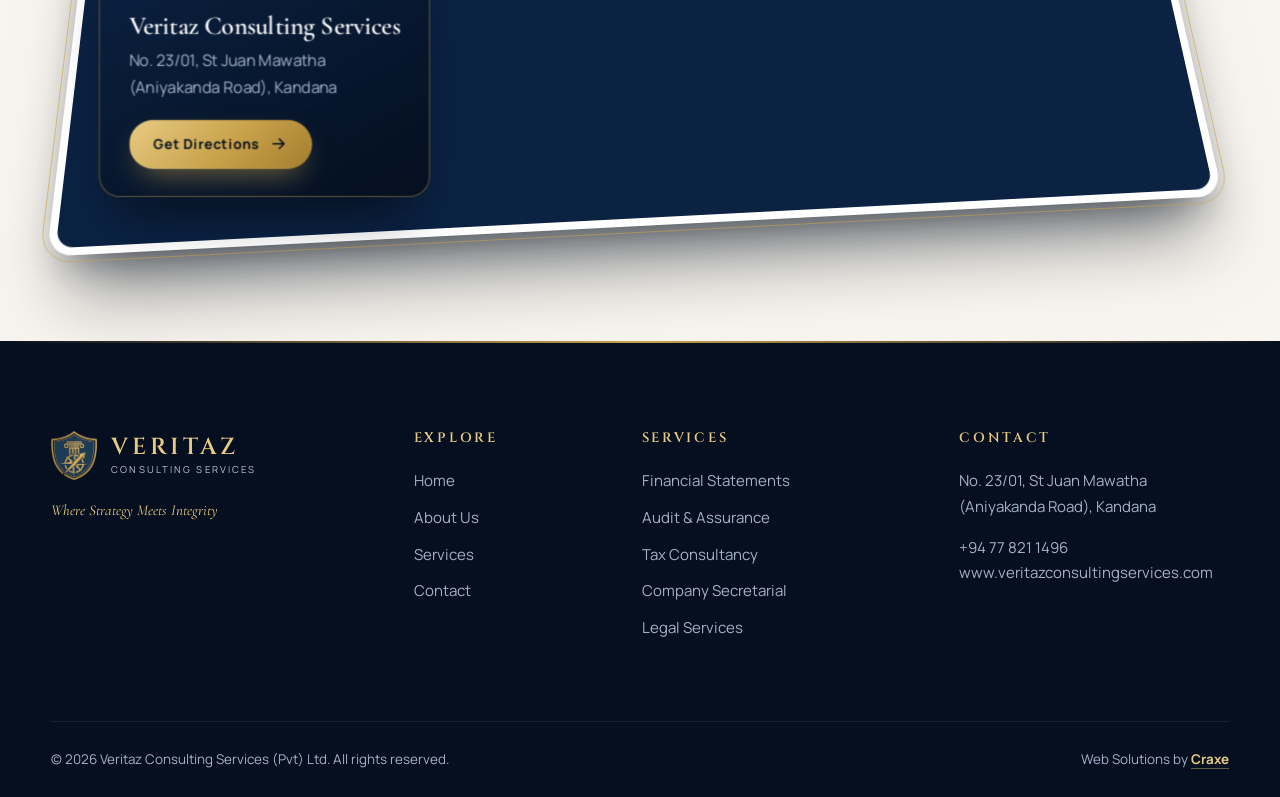
<file: contact.html>
<!DOCTYPE html>
<html lang="en">
<head>
  <meta charset="utf-8">
  <meta name="viewport" content="width=device-width, initial-scale=1">
  <title>Contact Us | Veritaz Consulting Services</title>
  <meta name="description" content="Contact Veritaz Consulting Services, No. 23/01, St Juan Mawatha (Aniyakanda Road), Kandana. Call +94 77 821 1496.">
  <meta name="theme-color" content="#07162b">
  <link rel="canonical" href="https://www.veritazconsultingservices.com/contact">
  <link rel="icon" type="image/png" href="assets/favicon.png">
  <link rel="preconnect" href="https://fonts.googleapis.com">
  <link rel="preconnect" href="https://fonts.gstatic.com" crossorigin>
  <link href="https://fonts.googleapis.com/css2?family=Cinzel:wght@500;600&family=Cormorant+Garamond:ital,wght@0,500;0,600;0,700;1,500;1,600&family=Manrope:wght@400;500;600;700;800&display=swap" rel="stylesheet">
  <script>try{if(sessionStorage.getItem('vz'))document.documentElement.className='seen'}catch(e){}</script>
  <link rel="stylesheet" href="css/style.css">
</head>
<body>

<div class="preloader"><div class="preloader__inner"><img src="assets/logo-mark.png" alt=""><div class="preloader__bar"><span></span></div></div></div>
<div class="page-transition"></div>

<header class="header">
  <div class="container header__inner">
    <a href="index.html" class="brand" aria-label="Veritaz Consulting Services home">
      <img src="assets/logo-mark.png" srcset="assets/logo-mark.png 1x, assets/logo-mark@2x.png 2x" alt="Veritaz emblem" width="46">
      <span class="brand__text"><span class="brand__name">VERITAZ</span><span class="brand__sub">Consulting Services</span></span>
    </a>
    <nav class="nav" aria-label="Main">
      <a href="index.html">Home</a>
      <a href="about.html">About</a>
      <a href="services.html">Services</a>
      <a href="contact.html" class="active">Contact</a>
      <a href="tel:+94778211496" class="btn btn--gold">Call Us</a>
    </nav>
    <button class="burger" aria-label="Toggle menu" aria-expanded="false"><span></span><span></span><span></span></button>
  </div>
</header>

<main>
<section class="page-hero">
  <div class="container">
    <span class="eyebrow" style="animation:rise 1s var(--ease) .2s both">Contact</span>
    <h1 style="animation:rise 1s var(--ease) .35s both">Let's <em>start</em> a conversation</h1>
    <p style="animation:rise 1s var(--ease) .55s both">Questions about our services or ready to get started? Reach out and we will respond promptly.</p>
    <div class="crumbs" style="animation:rise 1s var(--ease) .7s both"><a href="index.html">Home</a> &nbsp;/&nbsp; Contact</div>
  </div>
</section>

<section class="section">
  <div class="container">
    <div class="contact">
      <div class="info-list">
        <div class="info reveal left">
          <div class="card__icon"><svg viewBox="0 0 24 24"><path d="M21 10c0 7-9 13-9 13s-9-6-9-13a9 9 0 0 1 18 0z"/><circle cx="12" cy="10" r="3"/></svg></div>
          <div><h4>Visit Us</h4><p>No. 23/01, St Juan Mawatha<br>(Aniyakanda Road), Kandana</p></div>
        </div>
        <div class="info reveal left" style="--d:.1s">
          <div class="card__icon"><svg viewBox="0 0 24 24"><path d="M22 16.9v3a2 2 0 0 1-2.2 2 19.8 19.8 0 0 1-8.6-3.1 19.5 19.5 0 0 1-6-6A19.8 19.8 0 0 1 2.1 4.2 2 2 0 0 1 4.1 2h3a2 2 0 0 1 2 1.7c.1 1 .4 1.9.7 2.8a2 2 0 0 1-.5 2.1L8.1 9.9a16 16 0 0 0 6 6l1.3-1.3a2 2 0 0 1 2.1-.4c.9.3 1.8.6 2.8.7a2 2 0 0 1 1.7 2z"/></svg></div>
          <div><h4>Call Us</h4><a href="tel:+94778211496">+94 77 821 1496</a></div>
        </div>
        <div class="info reveal left" style="--d:.2s">
          <div class="card__icon"><svg viewBox="0 0 24 24"><path d="M21 11.5a8.4 8.4 0 0 1-9 8.4 8.5 8.5 0 0 1-3.8-.9L3 21l1.9-5.2A8.4 8.4 0 1 1 21 11.5z"/></svg></div>
          <div><h4>WhatsApp</h4><a href="https://wa.me/94778211496" target="_blank" rel="noopener">Message us on WhatsApp</a></div>
        </div>
        <div class="info reveal left" style="--d:.3s">
          <div class="card__icon"><svg viewBox="0 0 24 24"><circle cx="12" cy="12" r="10"/><path d="M2 12h20M12 2a15 15 0 0 1 0 20M12 2a15 15 0 0 0 0 20"/></svg></div>
          <div><h4>Website</h4><a href="https://www.veritazconsultingservices.com">www.veritazconsultingservices.com</a></div>
        </div>
      </div>

      <aside class="panel reveal right">
        <span class="eyebrow">Speak With Us</span>
        <h3>How can we help?</h3>
        <p>Call us or send a WhatsApp message with a short description of what you need. A member of our team will respond and arrange the next step.</p>
        <div class="panel__actions">
          <a href="tel:+94778211496" class="btn btn--gold">Call +94 77 821 1496</a>
          <a href="https://wa.me/94778211496" target="_blank" rel="noopener" class="btn btn--ghost">WhatsApp Us</a>
        </div>
        <div class="panel__list">
          <h4>It helps if you mention</h4>
          <ul class="checks checks--light">
            <li>Your name and business</li>
            <li>The service you are interested in</li>
            <li>Your preferred time for a call</li>
          </ul>
        </div>
      </aside>
    </div>

    <div class="map3d reveal zoom" id="map3d">
      <div class="map3d__stage">
        <div class="map3d__board">
          <iframe title="Veritaz Consulting Services location" loading="lazy" referrerpolicy="no-referrer-when-downgrade" src="https://www.google.com/maps?q=St+Juan+Mawatha+Aniyakanda+Road+Kandana+Sri+Lanka&output=embed"></iframe>
        </div>
        <div class="map3d__card">
          <span class="eyebrow">Our Office</span>
          <h4>Veritaz Consulting Services</h4>
          <p>No. 23/01, St Juan Mawatha<br>(Aniyakanda Road), Kandana</p>
          <a href="https://www.google.com/maps/dir/?api=1&destination=St+Juan+Mawatha+Aniyakanda+Road+Kandana+Sri+Lanka" target="_blank" rel="noopener" class="btn btn--gold">Get Directions <svg viewBox="0 0 24 24" fill="none" stroke="currentColor" stroke-width="2" stroke-linecap="round" stroke-linejoin="round"><path d="M5 12h14M13 6l6 6-6 6"/></svg></a>
        </div>
      </div>
    </div>
  </div>
</section>
</main>

<footer class="footer">
  <div class="container">
    <div class="footer__grid">
      <div>
        <a href="index.html" class="brand"><img src="assets/logo-mark.png" alt="" width="52"><span class="brand__text"><span class="brand__name">VERITAZ</span><span class="brand__sub">Consulting Services</span></span></a>
        <p class="footer__tag">Where Strategy Meets Integrity</p>
      </div>
      <div>
        <h4>Explore</h4>
        <ul><li><a href="index.html">Home</a></li><li><a href="about.html">About Us</a></li><li><a href="services.html">Services</a></li><li><a href="contact.html">Contact</a></li></ul>
      </div>
      <div>
        <h4>Services</h4>
        <ul><li><a href="services.html#financial">Financial Statements</a></li><li><a href="services.html#audit">Audit &amp; Assurance</a></li><li><a href="services.html#tax">Tax Consultancy</a></li><li><a href="services.html#secretarial">Company Secretarial</a></li><li><a href="services.html#legal">Legal Services</a></li></ul>
      </div>
      <div>
        <h4>Contact</h4>
        <p>No. 23/01, St Juan Mawatha<br>(Aniyakanda Road), Kandana</p>
        <p><a href="tel:+94778211496">+94 77 821 1496</a><br><a href="https://www.veritazconsultingservices.com">www.veritazconsultingservices.com</a></p>
      </div>
    </div>
    <div class="footer__bottom"><span>© <span id="year">2026</span> Veritaz Consulting Services (Pvt) Ltd. All rights reserved.</span><span class="footer__credit">Web Solutions by <a href="https://www.craxe.org" target="_blank" rel="noopener">Craxe</a></span></div>
  </div>
</footer>

<div class="float-btns">
  <a class="fab fab--wa" href="https://wa.me/94778211496" target="_blank" rel="noopener" aria-label="Chat on WhatsApp"><svg viewBox="0 0 24 24" fill="currentColor"><path d="M12.04 2a9.9 9.9 0 0 0-8.5 14.9L2 22l5.25-1.5A9.9 9.9 0 1 0 12.04 2zm5.8 14.1c-.25.7-1.4 1.35-1.95 1.4-.5.05-1.1.07-1.8-.12-.4-.13-.95-.3-1.65-.6-2.9-1.25-4.8-4.15-4.95-4.35-.15-.2-1.2-1.6-1.2-3.05s.75-2.15 1.05-2.45c.25-.3.6-.35.8-.35h.55c.18 0 .42-.07.65.5.25.6.85 2.1.92 2.25.08.15.12.33.02.52-.1.2-.15.32-.3.5l-.45.52c-.15.15-.3.3-.13.6.18.3.78 1.28 1.67 2.07 1.15 1 2.1 1.33 2.4 1.48.3.15.48.12.65-.08.18-.2.75-.87.95-1.17.2-.3.4-.25.68-.15.27.1 1.75.83 2.05.98.3.15.5.22.57.35.08.12.08.72-.17 1.4z"/></svg></a>
  <button class="fab fab--top" aria-label="Back to top"><svg viewBox="0 0 24 24"><path d="M12 19V5M5 12l7-7 7 7"/></svg></button>
</div>

<script src="js/main.js" defer></script>
</body>
</html>
</file>
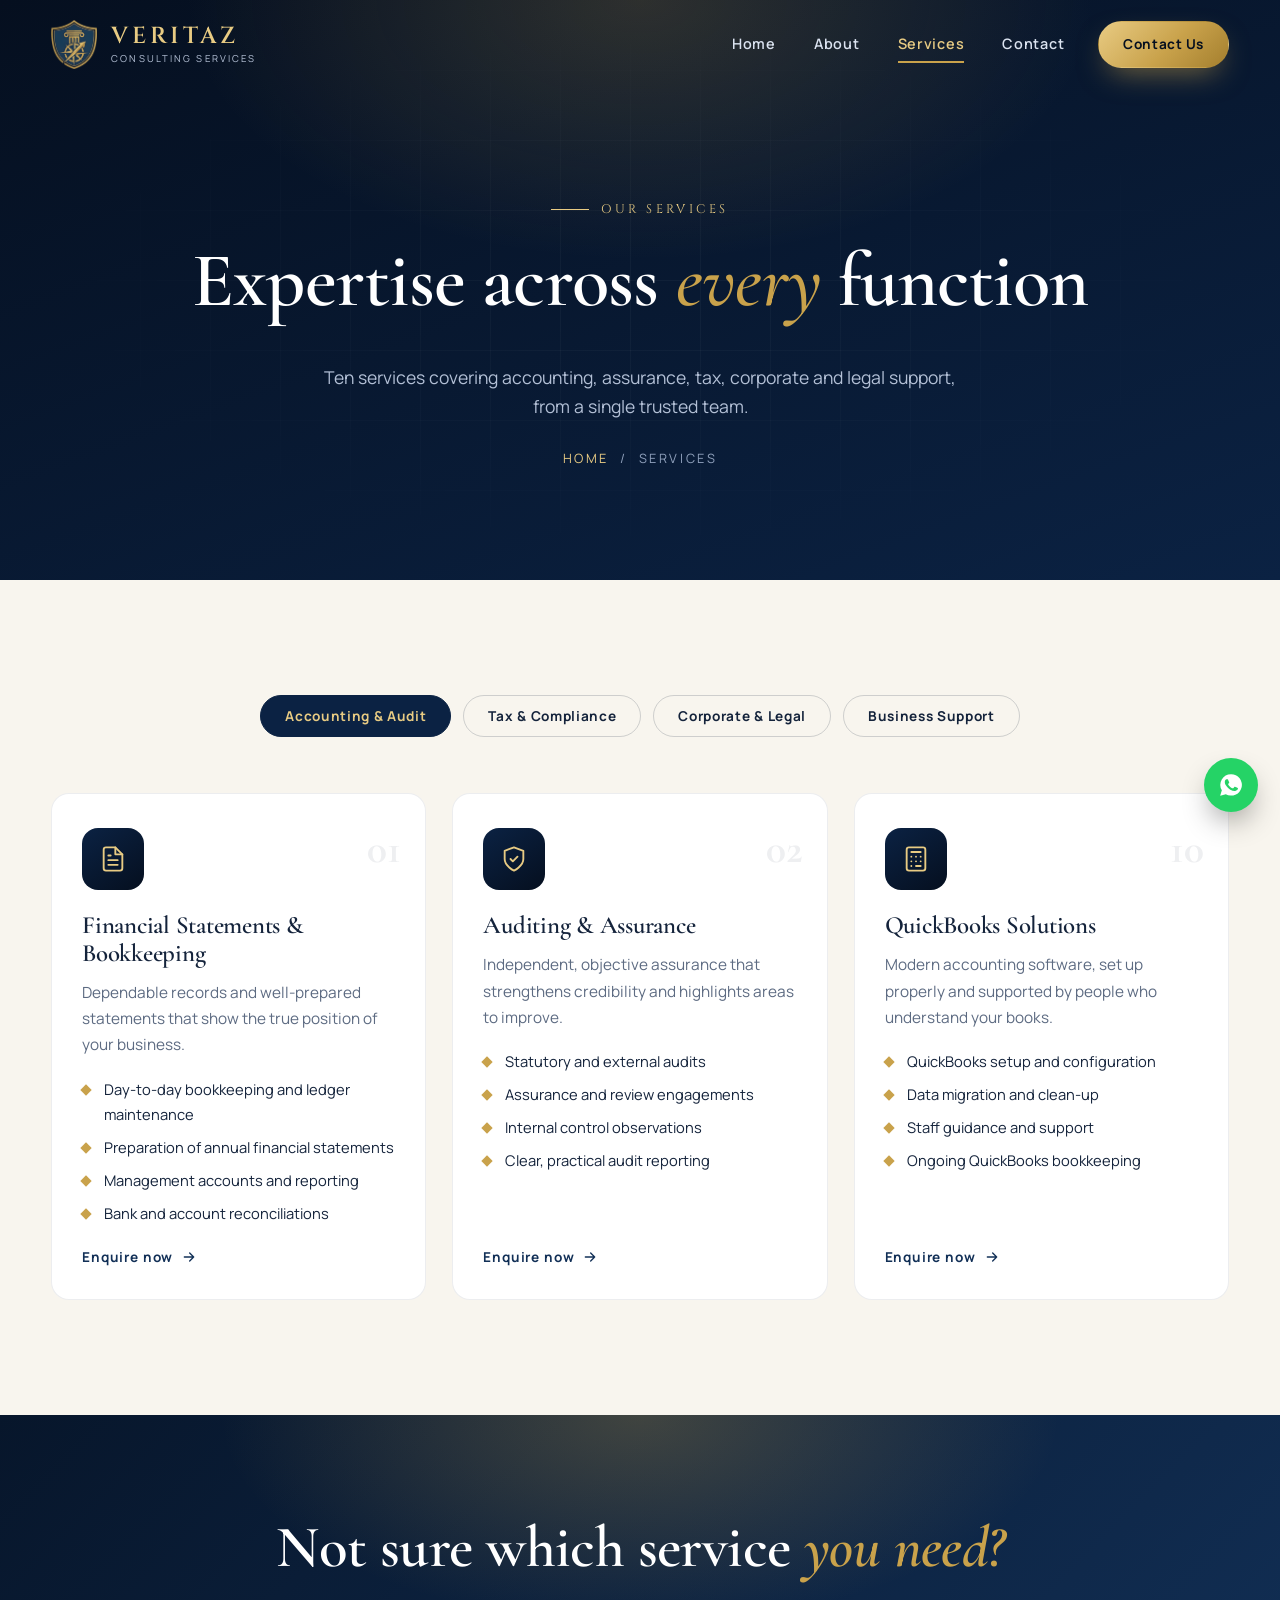
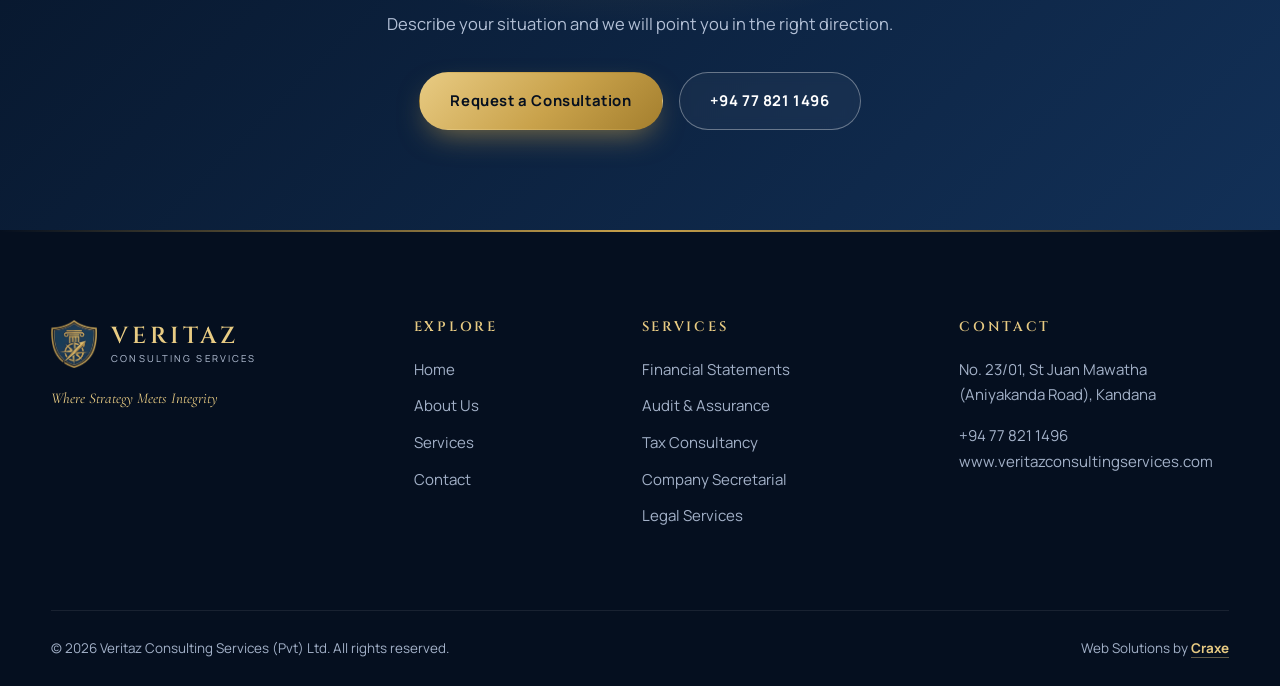
<file: services.html>
<!DOCTYPE html>
<html lang="en">
<head>
  <meta charset="utf-8">
  <meta name="viewport" content="width=device-width, initial-scale=1">
  <title>Our Services | Veritaz Consulting Services</title>
  <meta name="description" content="Financial statements, bookkeeping, audit, tax, IRD assistance, company registration, payroll, EPF/ETF, BPO, legal services and QuickBooks solutions from Veritaz Consulting Services.">
  <meta name="theme-color" content="#07162b">
  <link rel="canonical" href="https://www.veritazconsultingservices.com/services">
  <link rel="icon" type="image/png" href="assets/favicon.png">
  <link rel="preconnect" href="https://fonts.googleapis.com">
  <link rel="preconnect" href="https://fonts.gstatic.com" crossorigin>
  <link href="https://fonts.googleapis.com/css2?family=Cinzel:wght@500;600&family=Cormorant+Garamond:ital,wght@0,500;0,600;0,700;1,500;1,600&family=Manrope:wght@400;500;600;700;800&display=swap" rel="stylesheet">
  <script>try{if(sessionStorage.getItem('vz'))document.documentElement.className='seen'}catch(e){}</script>
  <link rel="stylesheet" href="css/style.css">
</head>
<body>

<div class="preloader"><div class="preloader__inner"><img src="assets/logo-mark.png" alt=""><div class="preloader__bar"><span></span></div></div></div>
<div class="page-transition"></div>

<header class="header">
  <div class="container header__inner">
    <a href="index.html" class="brand" aria-label="Veritaz Consulting Services home">
      <img src="assets/logo-mark.png" srcset="assets/logo-mark.png 1x, assets/logo-mark@2x.png 2x" alt="Veritaz emblem" width="46">
      <span class="brand__text"><span class="brand__name">VERITAZ</span><span class="brand__sub">Consulting Services</span></span>
    </a>
    <nav class="nav" aria-label="Main">
      <a href="index.html">Home</a>
      <a href="about.html">About</a>
      <a href="services.html" class="active">Services</a>
      <a href="contact.html">Contact</a>
      <a href="contact.html" class="btn btn--gold">Contact Us</a>
    </nav>
    <button class="burger" aria-label="Toggle menu" aria-expanded="false"><span></span><span></span><span></span></button>
  </div>
</header>

<main>
<section class="page-hero">
  <div class="container">
    <span class="eyebrow" style="animation:rise 1s var(--ease) .2s both">Our Services</span>
    <h1 style="animation:rise 1s var(--ease) .35s both">Expertise across <em>every</em> function</h1>
    <p style="animation:rise 1s var(--ease) .55s both">Ten services covering accounting, assurance, tax, corporate and legal support, from a single trusted team.</p>
    <div class="crumbs" style="animation:rise 1s var(--ease) .7s both"><a href="index.html">Home</a> &nbsp;/&nbsp; Services</div>
  </div>
</section>

<section class="section">
  <div class="container">
    <div class="filters reveal" style="margin-top:0">
      <button class="chip active" data-filter="acc">Accounting &amp; Audit</button>
      <button class="chip" data-filter="tax">Tax &amp; Compliance</button>
      <button class="chip" data-filter="corp">Corporate &amp; Legal</button>
      <button class="chip" data-filter="biz">Business Support</button>
    </div>

    <div class="grid grid--services">

      <article id="financial" class="card reveal" data-tilt data-cat="acc"><span class="card__num">01</span>
        <div class="card__icon"><svg viewBox="0 0 24 24"><path d="M14 2H6a2 2 0 0 0-2 2v16a2 2 0 0 0 2 2h12a2 2 0 0 0 2-2V8z"/><path d="M14 2v6h6M16 13H8M16 17H8M10 9H8"/></svg></div>
        <h3>Financial Statements &amp; Bookkeeping</h3>
        <p>Dependable records and well-prepared statements that show the true position of your business.</p>
        <ul><li>Day-to-day bookkeeping and ledger maintenance</li><li>Preparation of annual financial statements</li><li>Management accounts and reporting</li><li>Bank and account reconciliations</li></ul>
        <a href="contact.html" class="card__more">Enquire now <svg viewBox="0 0 24 24" fill="none" stroke="currentColor" stroke-width="2" stroke-linecap="round" stroke-linejoin="round"><path d="M5 12h14M13 6l6 6-6 6"/></svg></a>
      </article>

      <article id="audit" class="card reveal" data-tilt data-cat="acc" style="--d:.08s"><span class="card__num">02</span>
        <div class="card__icon"><svg viewBox="0 0 24 24"><path d="M12 22s8-4 8-10V5l-8-3-8 3v7c0 6 8 10 8 10z"/><path d="m9 12 2 2 4-4"/></svg></div>
        <h3>Auditing &amp; Assurance</h3>
        <p>Independent, objective assurance that strengthens credibility and highlights areas to improve.</p>
        <ul><li>Statutory and external audits</li><li>Assurance and review engagements</li><li>Internal control observations</li><li>Clear, practical audit reporting</li></ul>
        <a href="contact.html" class="card__more">Enquire now <svg viewBox="0 0 24 24" fill="none" stroke="currentColor" stroke-width="2" stroke-linecap="round" stroke-linejoin="round"><path d="M5 12h14M13 6l6 6-6 6"/></svg></a>
      </article>

      <article id="secretarial" class="card reveal" data-tilt data-cat="corp" style="--d:.16s"><span class="card__num">03</span>
        <div class="card__icon"><svg viewBox="0 0 24 24"><path d="M3 21h18M5 21V7l8-4v18M19 21V11l-6-4M9 9v.01M9 13v.01M9 17v.01"/></svg></div>
        <h3>Company Registration &amp; Secretarial</h3>
        <p>Set up your company correctly and keep it in good standing with its statutory obligations.</p>
        <ul><li>New company incorporation</li><li>Statutory filings and returns</li><li>Maintenance of company records</li><li>Board and shareholder documentation</li></ul>
        <a href="contact.html" class="card__more">Enquire now <svg viewBox="0 0 24 24" fill="none" stroke="currentColor" stroke-width="2" stroke-linecap="round" stroke-linejoin="round"><path d="M5 12h14M13 6l6 6-6 6"/></svg></a>
      </article>

      <article id="tax" class="card reveal" data-tilt data-cat="tax"><span class="card__num">04</span>
        <div class="card__icon"><svg viewBox="0 0 24 24"><path d="M19 5 5 19"/><circle cx="6.5" cy="6.5" r="2.5"/><circle cx="17.5" cy="17.5" r="2.5"/></svg></div>
        <h3>Tax Consultancy</h3>
        <p>Practical advice that keeps you compliant while managing your tax position responsibly.</p>
        <ul><li>Income tax computation and returns</li><li>Tax planning and advisory</li><li>VAT and other indirect tax support</li><li>Review of tax positions</li></ul>
        <a href="contact.html" class="card__more">Enquire now <svg viewBox="0 0 24 24" fill="none" stroke="currentColor" stroke-width="2" stroke-linecap="round" stroke-linejoin="round"><path d="M5 12h14M13 6l6 6-6 6"/></svg></a>
      </article>

      <article id="ird" class="card reveal" data-tilt data-cat="tax" style="--d:.08s"><span class="card__num">05</span>
        <div class="card__icon"><svg viewBox="0 0 24 24"><path d="M3 22h18M6 18v-7M10 18v-7M14 18v-7M18 18v-7M12 2 3 7v2h18V7z"/></svg></div>
        <h3>IRD Assistance &amp; Advice</h3>
        <p>Confident, informed support whenever you deal with the Inland Revenue Department.</p>
        <ul><li>Assistance with IRD registrations and filings</li><li>Responding to IRD queries and notices</li><li>Guidance on IRD procedures</li><li>Support through assessments</li></ul>
        <a href="contact.html" class="card__more">Enquire now <svg viewBox="0 0 24 24" fill="none" stroke="currentColor" stroke-width="2" stroke-linecap="round" stroke-linejoin="round"><path d="M5 12h14M13 6l6 6-6 6"/></svg></a>
      </article>

      <article id="proposals" class="card reveal" data-tilt data-cat="corp biz" style="--d:.16s"><span class="card__num">06</span>
        <div class="card__icon"><svg viewBox="0 0 24 24"><path d="M9 18h6M10 22h4M12 2a7 7 0 0 0-4 12.7c.6.5 1 1.2 1 2V17h6v-.3c0-.8.4-1.5 1-2A7 7 0 0 0 12 2z"/></svg></div>
        <h3>Project Proposals &amp; Consultancy</h3>
        <p>Turn good ideas into clear, credible proposals ready for lenders, partners and investors.</p>
        <ul><li>Project proposal and business plan preparation</li><li>Feasibility and financial projections</li><li>Support for funding applications</li><li>Project advisory and review</li></ul>
        <a href="contact.html" class="card__more">Enquire now <svg viewBox="0 0 24 24" fill="none" stroke="currentColor" stroke-width="2" stroke-linecap="round" stroke-linejoin="round"><path d="M5 12h14M13 6l6 6-6 6"/></svg></a>
      </article>

      <article id="payroll" class="card reveal" data-tilt data-cat="tax biz"><span class="card__num">07</span>
        <div class="card__icon"><svg viewBox="0 0 24 24"><path d="M17 21v-2a4 4 0 0 0-4-4H5a4 4 0 0 0-4 4v2"/><circle cx="9" cy="7" r="4"/><path d="M23 21v-2a4 4 0 0 0-3-3.9M16 3.1a4 4 0 0 1 0 7.8"/></svg></div>
        <h3>Salaries, EPF &amp; ETF</h3>
        <p>Accurate payroll and statutory contributions, handled on schedule so your team is paid right.</p>
        <ul><li>Monthly salary preparation</li><li>EPF and ETF calculations and returns</li><li>Payslips and payroll records</li><li>Statutory compliance support</li></ul>
        <a href="contact.html" class="card__more">Enquire now <svg viewBox="0 0 24 24" fill="none" stroke="currentColor" stroke-width="2" stroke-linecap="round" stroke-linejoin="round"><path d="M5 12h14M13 6l6 6-6 6"/></svg></a>
      </article>

      <article id="bpo" class="card reveal" data-tilt data-cat="biz" style="--d:.08s"><span class="card__num">08</span>
        <div class="card__icon"><svg viewBox="0 0 24 24"><path d="m12 2 10 5-10 5L2 7z"/><path d="m2 17 10 5 10-5M2 12l10 5 10-5"/></svg></div>
        <h3>BPO Services</h3>
        <p>Hand over routine back-office tasks and free your people to focus on what drives your business.</p>
        <ul><li>Accounting and finance process outsourcing</li><li>Data entry and document processing</li><li>Back-office administration support</li><li>Flexible, scalable arrangements</li></ul>
        <a href="contact.html" class="card__more">Enquire now <svg viewBox="0 0 24 24" fill="none" stroke="currentColor" stroke-width="2" stroke-linecap="round" stroke-linejoin="round"><path d="M5 12h14M13 6l6 6-6 6"/></svg></a>
      </article>

      <article id="legal" class="card reveal" data-tilt data-cat="corp" style="--d:.16s"><span class="card__num">09</span>
        <div class="card__icon"><svg viewBox="0 0 24 24"><path d="M12 3v18M5 21h14M5 7h14M5 7l-3 8a4 3 0 0 0 6 0zM19 7l-3 8a4 3 0 0 0 6 0z"/></svg></div>
        <h3>Legal Services</h3>
        <p>Sound legal support for the corporate and commercial needs of your business.</p>
        <ul><li>Contracts and agreements</li><li>Corporate and commercial legal advice</li><li>Compliance guidance</li><li>Document review and drafting</li></ul>
        <a href="contact.html" class="card__more">Enquire now <svg viewBox="0 0 24 24" fill="none" stroke="currentColor" stroke-width="2" stroke-linecap="round" stroke-linejoin="round"><path d="M5 12h14M13 6l6 6-6 6"/></svg></a>
      </article>

      <article id="quickbooks" class="card reveal" data-tilt data-cat="acc biz"><span class="card__num">10</span>
        <div class="card__icon"><svg viewBox="0 0 24 24"><rect x="4" y="2" width="16" height="20" rx="2"/><path d="M8 6h8M8 10h.01M12 10h.01M16 10h.01M8 14h.01M12 14h.01M16 14h.01M8 18h.01M12 18h4"/></svg></div>
        <h3>QuickBooks Solutions</h3>
        <p>Modern accounting software, set up properly and supported by people who understand your books.</p>
        <ul><li>QuickBooks setup and configuration</li><li>Data migration and clean-up</li><li>Staff guidance and support</li><li>Ongoing QuickBooks bookkeeping</li></ul>
        <a href="contact.html" class="card__more">Enquire now <svg viewBox="0 0 24 24" fill="none" stroke="currentColor" stroke-width="2" stroke-linecap="round" stroke-linejoin="round"><path d="M5 12h14M13 6l6 6-6 6"/></svg></a>
      </article>

    </div>
  </div>
</section>

<section class="cta">
  <div class="container reveal zoom">
    <h2>Not sure which service <em style="color:var(--gold)">you need?</em></h2>
    <p>Describe your situation and we will point you in the right direction.</p>
    <div class="cta__buttons">
      <a href="contact.html" class="btn btn--gold">Request a Consultation</a>
      <a href="tel:+94778211496" class="btn btn--ghost">+94 77 821 1496</a>
    </div>
  </div>
</section>
</main>

<footer class="footer">
  <div class="container">
    <div class="footer__grid">
      <div>
        <a href="index.html" class="brand"><img src="assets/logo-mark.png" alt="" width="52"><span class="brand__text"><span class="brand__name">VERITAZ</span><span class="brand__sub">Consulting Services</span></span></a>
        <p class="footer__tag">Where Strategy Meets Integrity</p>
      </div>
      <div>
        <h4>Explore</h4>
        <ul><li><a href="index.html">Home</a></li><li><a href="about.html">About Us</a></li><li><a href="services.html">Services</a></li><li><a href="contact.html">Contact</a></li></ul>
      </div>
      <div>
        <h4>Services</h4>
        <ul><li><a href="services.html#financial">Financial Statements</a></li><li><a href="services.html#audit">Audit &amp; Assurance</a></li><li><a href="services.html#tax">Tax Consultancy</a></li><li><a href="services.html#secretarial">Company Secretarial</a></li><li><a href="services.html#legal">Legal Services</a></li></ul>
      </div>
      <div>
        <h4>Contact</h4>
        <p>No. 23/01, St Juan Mawatha<br>(Aniyakanda Road), Kandana</p>
        <p><a href="tel:+94778211496">+94 77 821 1496</a><br><a href="https://www.veritazconsultingservices.com">www.veritazconsultingservices.com</a></p>
      </div>
    </div>
    <div class="footer__bottom"><span>© <span id="year">2026</span> Veritaz Consulting Services (Pvt) Ltd. All rights reserved.</span><span class="footer__credit">Web Solutions by <a href="https://www.craxe.org" target="_blank" rel="noopener">Craxe</a></span></div>
  </div>
</footer>

<div class="float-btns">
  <a class="fab fab--wa" href="https://wa.me/94778211496" target="_blank" rel="noopener" aria-label="Chat on WhatsApp"><svg viewBox="0 0 24 24" fill="currentColor"><path d="M12.04 2a9.9 9.9 0 0 0-8.5 14.9L2 22l5.25-1.5A9.9 9.9 0 1 0 12.04 2zm5.8 14.1c-.25.7-1.4 1.35-1.95 1.4-.5.05-1.1.07-1.8-.12-.4-.13-.95-.3-1.65-.6-2.9-1.25-4.8-4.15-4.95-4.35-.15-.2-1.2-1.6-1.2-3.05s.75-2.15 1.05-2.45c.25-.3.6-.35.8-.35h.55c.18 0 .42-.07.65.5.25.6.85 2.1.92 2.25.08.15.12.33.02.52-.1.2-.15.32-.3.5l-.45.52c-.15.15-.3.3-.13.6.18.3.78 1.28 1.67 2.07 1.15 1 2.1 1.33 2.4 1.48.3.15.48.12.65-.08.18-.2.75-.87.95-1.17.2-.3.4-.25.68-.15.27.1 1.75.83 2.05.98.3.15.5.22.57.35.08.12.08.72-.17 1.4z"/></svg></a>
  <button class="fab fab--top" aria-label="Back to top"><svg viewBox="0 0 24 24"><path d="M12 19V5M5 12l7-7 7 7"/></svg></button>
</div>

<script src="js/main.js" defer></script>
</body>
</html>
</file>
<file: css/style.css>
/* ==========================================================
   Veritaz Consulting Services — Global Styles
   Palette taken from the brand logo: deep navy + antique gold
   ========================================================== */

:root {
  --navy-950: #050f1f;
  --navy-900: #07162b;
  --navy-800: #0b2243;
  --navy-700: #123057;
  --navy-600: #1b4073;
  --gold: #c9a24b;
  --gold-light: #e8cb83;
  --gold-dark: #a47f2e;
  --ivory: #f8f5ee;
  --ivory-2: #efe9db;
  --ink: #14233b;
  --muted: #5d6b82;
  --white: #ffffff;

  --font-display: "Cormorant Garamond", Georgia, serif;
  --font-brand: "Cinzel", "Cormorant Garamond", serif;
  --font-body: "Manrope", system-ui, -apple-system, "Segoe UI", sans-serif;

  --radius: 18px;
  --ease: cubic-bezier(0.22, 1, 0.36, 1);
  --shadow-lg: 0 30px 60px -25px rgba(5, 15, 31, 0.45);
  --container: 1200px;
}

*, *::before, *::after { box-sizing: border-box; }
html { scroll-behavior: smooth; -webkit-text-size-adjust: 100%; }
body {
  margin: 0;
  font-family: var(--font-body);
  color: var(--ink);
  background: var(--ivory);
  line-height: 1.7;
  font-size: 16.5px;
  -webkit-font-smoothing: antialiased;
  overflow-x: hidden;
}
img, svg { max-width: 100%; display: block; }
a { color: inherit; text-decoration: none; }
ul { margin: 0; padding: 0; list-style: none; }
h1, h2, h3, h4 { font-family: var(--font-display); font-weight: 600; line-height: 1.12; margin: 0 0 .5em; letter-spacing: -0.01em; }
p { margin: 0 0 1em; }
::selection { background: var(--gold); color: var(--navy-950); }

.container { width: min(var(--container), 92%); margin-inline: auto; }
.section { padding: clamp(70px, 9vw, 130px) 0; position: relative; }
.section--dark { background: var(--navy-900); color: #dfe6f2; }
.section--dark h2, .section--dark h3 { color: var(--white); }
.section--alt { background: var(--ivory-2); }

.eyebrow {
  display: inline-flex; align-items: center; gap: 12px;
  font-family: var(--font-brand); font-size: .78rem; letter-spacing: .28em;
  text-transform: uppercase; color: var(--gold-dark); margin-bottom: 18px;
}
.eyebrow::before { content: ""; width: 38px; height: 1px; background: currentColor; }
.section--dark .eyebrow, .hero .eyebrow, .page-hero .eyebrow { color: var(--gold-light); }

.section-title { font-size: clamp(2.2rem, 4.4vw, 3.6rem); }
.section-title em, .hero h1 em, .page-hero h1 em { font-style: italic; color: var(--gold); font-weight: 500; }
.section-lead { max-width: 620px; color: var(--muted); font-size: 1.08rem; }
.section--dark .section-lead { color: #a9b6cc; }
.center { text-align: center; }
.center .section-lead { margin-inline: auto; }
.center .eyebrow::after { content: ""; width: 38px; height: 1px; background: currentColor; }

/* ---------- Buttons ---------- */
.btn {
  position: relative; display: inline-flex; align-items: center; gap: 10px;
  padding: 15px 30px; border-radius: 999px; font-weight: 700; font-size: .93rem;
  letter-spacing: .04em; border: 1.5px solid transparent; cursor: pointer;
  overflow: hidden; isolation: isolate; transition: transform .4s var(--ease), box-shadow .4s var(--ease), color .3s;
  font-family: var(--font-body);
}
.btn svg { width: 18px; height: 18px; transition: transform .4s var(--ease); }
.btn:hover svg { transform: translateX(5px); }
.btn--gold { background: linear-gradient(135deg, var(--gold-light), var(--gold) 55%, var(--gold-dark)); color: var(--navy-950); box-shadow: 0 12px 30px -10px rgba(201,162,75,.65); }
.btn--gold:hover { transform: translateY(-3px); box-shadow: 0 20px 36px -12px rgba(201,162,75,.8); }
.btn--ghost { color: var(--white); border-color: rgba(255,255,255,.35); background: rgba(255,255,255,.04); backdrop-filter: blur(6px); }
.btn--ghost:hover { border-color: var(--gold); color: var(--gold-light); transform: translateY(-3px); }
.btn--navy { background: var(--navy-800); color: var(--white); }
.btn--navy:hover { background: var(--navy-700); transform: translateY(-3px); }

/* ---------- Preloader & page transition ---------- */
.preloader {
  position: fixed; inset: 0; z-index: 9999; background: var(--navy-950);
  display: grid; place-items: center; transition: opacity .7s var(--ease), visibility .7s;
}
.preloader.done { opacity: 0; visibility: hidden; }
.preloader__inner { text-align: center; }
.preloader img { width: 84px; margin: 0 auto 20px; animation: pulse 1.6s ease-in-out infinite; }
.preloader__bar { width: 160px; height: 2px; background: rgba(255,255,255,.12); overflow: hidden; margin-inline: auto; }
.preloader__bar span { display: block; height: 100%; width: 40%; background: var(--gold); animation: load 1.1s var(--ease) infinite; }
@keyframes load { from { transform: translateX(-100%); } to { transform: translateX(250%); } }
@keyframes pulse { 50% { transform: scale(1.08); filter: drop-shadow(0 0 18px rgba(201,162,75,.6)); } }

.page-transition {
  position: fixed; inset: 0; z-index: 9000; background: var(--navy-900);
  transform: translateY(100%); visibility: hidden; pointer-events: none; transition: transform .55s var(--ease), visibility 0s .55s;
}
.page-transition.active { transform: translateY(0); visibility: visible; pointer-events: all; transition: transform .55s var(--ease), visibility 0s; }

/* ---------- Header ---------- */
.header {
  position: fixed; inset: 0 0 auto 0; z-index: 1000; padding: 20px 0;
  transition: padding .4s var(--ease), background .4s, box-shadow .4s, transform .4s var(--ease);
}
.header::before { content: ""; position: absolute; inset: 0; z-index: -1; background: rgba(7,22,43,.9); backdrop-filter: blur(14px); box-shadow: 0 10px 30px -15px rgba(0,0,0,.6); opacity: 0; transition: opacity .4s; }
.header.scrolled { padding: 10px 0; }
.header.scrolled::before { opacity: 1; }
.header.hide { transform: translateY(-100%); }
.header__inner { display: flex; align-items: center; justify-content: space-between; gap: 24px; }
.brand { display: flex; align-items: center; gap: 14px; color: var(--white); }
.brand img { width: 46px; height: auto; transition: transform .6s var(--ease); }
.brand:hover img { transform: rotate(-6deg) scale(1.06); }
.brand__text { display: flex; flex-direction: column; line-height: 1; }
.brand__name { font-family: var(--font-brand); font-size: 1.45rem; letter-spacing: .16em; color: var(--gold-light); font-weight: 600; }
.brand__sub { font-size: .6rem; letter-spacing: .22em; text-transform: uppercase; color: #b8c4d9; margin-top: 6px; }

.nav { display: flex; align-items: center; gap: 6px; }
.nav a:not(.btn) {
  position: relative; padding: 10px 16px; font-size: .9rem; font-weight: 600; letter-spacing: .05em;
  color: #dbe3f0; transition: color .3s;
}
.nav a:not(.btn)::after {
  content: ""; position: absolute; left: 16px; right: 16px; bottom: 4px; height: 1.5px; background: var(--gold);
  transform: scaleX(0); transform-origin: left; transition: transform .45s var(--ease);
}
.nav a:not(.btn):hover, .nav a.active { color: var(--gold-light); }
.nav a:not(.btn):hover::after, .nav a.active::after { transform: scaleX(1); }
.nav .btn { margin-left: 12px; padding: 11px 24px; font-size: .85rem; }

.burger { display: none; width: 46px; height: 46px; background: transparent; border: 1px solid rgba(255,255,255,.25); border-radius: 12px; cursor: pointer; position: relative; z-index: 1100; }
.burger span { position: absolute; left: 12px; right: 12px; height: 1.8px; background: var(--white); transition: .4s var(--ease); }
.burger span:nth-child(1) { top: 16px; } .burger span:nth-child(2) { top: 22px; } .burger span:nth-child(3) { top: 28px; }
.burger.open span:nth-child(1) { top: 22px; transform: rotate(45deg); }
.burger.open span:nth-child(2) { opacity: 0; }
.burger.open span:nth-child(3) { top: 22px; transform: rotate(-45deg); }

/* ---------- Hero ---------- */
.hero {
  position: relative; min-height: 100svh; display: flex; align-items: center; color: var(--white);
  background:
    radial-gradient(900px 500px at 82% 20%, rgba(201,162,75,.16), transparent 60%),
    radial-gradient(800px 600px at 10% 90%, rgba(27,64,115,.55), transparent 60%),
    linear-gradient(160deg, var(--navy-950), var(--navy-800));
  overflow: hidden; padding: 140px 0 100px;
}
.hero canvas { position: absolute; inset: 0; width: 100%; height: 100%; opacity: .55; }
.hero::after { content: ""; position: absolute; inset: 0; background-image: linear-gradient(rgba(255,255,255,.035) 1px, transparent 1px), linear-gradient(90deg, rgba(255,255,255,.035) 1px, transparent 1px); background-size: 70px 70px; mask-image: radial-gradient(ellipse at center, #000 20%, transparent 75%); pointer-events: none; }
.hero__grid { position: relative; z-index: 2; display: grid; grid-template-columns: 1.25fr .75fr; gap: 60px; align-items: center; }
.hero h1 { font-size: clamp(2.9rem, 7vw, 5.8rem); font-weight: 600; margin-bottom: 26px; }
.hero p.lead { font-size: 1.15rem; color: #b9c6dc; max-width: 560px; margin-bottom: 38px; }
.hero__cta { display: flex; flex-wrap: wrap; gap: 16px; }

.hero__visual { position: relative; display: grid; place-items: center; }
.hero__emblem { width: min(270px, 70%); height: auto; filter: drop-shadow(0 30px 50px rgba(0,0,0,.5)); animation: float 6s ease-in-out infinite; }
.hero__ring { position: absolute; border: 1px solid rgba(201,162,75,.35); border-radius: 50%; animation: spin 40s linear infinite; }
.hero__ring--1 { width: 120%; aspect-ratio: 1; border-style: dashed; }
.hero__ring--2 { width: 150%; aspect-ratio: 1; animation-direction: reverse; animation-duration: 70s; opacity: .5; }
@keyframes float { 50% { transform: translateY(-16px); } }
@keyframes spin { to { transform: rotate(360deg); } }

.scroll-hint { position: absolute; bottom: 30px; left: 50%; transform: translateX(-50%); z-index: 3; width: 26px; height: 44px; border: 1.5px solid rgba(255,255,255,.4); border-radius: 20px; }
.scroll-hint::after { content: ""; position: absolute; top: 8px; left: 50%; width: 3px; height: 8px; margin-left: -1.5px; background: var(--gold); border-radius: 3px; animation: wheel 1.8s infinite; }
@keyframes wheel { 0% { opacity: 0; transform: translateY(0); } 30% { opacity: 1; } 100% { opacity: 0; transform: translateY(16px); } }

/* Inner page hero */
.page-hero {
  position: relative; padding: 190px 0 110px; color: var(--white); text-align: center; overflow: hidden;
  background: radial-gradient(700px 400px at 50% 0%, rgba(201,162,75,.2), transparent 65%), linear-gradient(160deg, var(--navy-950), var(--navy-800));
}
.page-hero::before { content: ""; position: absolute; inset: 0; background-image: linear-gradient(rgba(255,255,255,.035) 1px, transparent 1px), linear-gradient(90deg, rgba(255,255,255,.035) 1px, transparent 1px); background-size: 70px 70px; mask-image: radial-gradient(ellipse at center, #000 10%, transparent 70%); }
.page-hero .container { position: relative; }
.page-hero h1 { font-size: clamp(2.6rem, 6vw, 4.8rem); }
.page-hero p { max-width: 640px; margin: 0 auto; color: #b3c0d6; font-size: 1.1rem; }
.crumbs { margin-top: 26px; font-size: .8rem; letter-spacing: .2em; text-transform: uppercase; color: #8fa0bb; }
.crumbs a { color: var(--gold-light); }

/* ---------- Marquee ---------- */
.marquee { background: var(--navy-950); color: var(--gold-light); overflow: hidden; padding: 16px 0; white-space: nowrap; border-block: 1px solid rgba(201,162,75,.35); }
.marquee__track { display: inline-flex; gap: 48px; animation: marquee 40s linear infinite; font-family: var(--font-brand); font-size: .82rem; letter-spacing: .22em; text-transform: uppercase; font-weight: 500; }
.marquee__track span { display: inline-flex; align-items: center; gap: 48px; }
.marquee__track span::after { content: "◆"; font-size: .6rem; }
@keyframes marquee { to { transform: translateX(-50%); } }
.marquee:hover .marquee__track { animation-play-state: paused; }

/* ---------- Split / About teaser ---------- */
.split { display: grid; grid-template-columns: 1fr 1fr; gap: clamp(40px, 6vw, 90px); align-items: center; }
.frame { position: relative; border-radius: 28px; overflow: hidden; aspect-ratio: 4/5; background: linear-gradient(160deg, var(--navy-800), var(--navy-950)); display: grid; place-items: center; box-shadow: var(--shadow-lg); }
.frame::before { content: ""; position: absolute; inset: 14px; border: 1px solid rgba(201,162,75,.45); border-radius: 18px; }
.frame img { width: min(230px, 52%); height: auto; position: relative; z-index: 1; animation: float 7s ease-in-out infinite; }
.frame::after { content: ""; position: absolute; width: 140%; aspect-ratio: 1; border-radius: 50%; background: conic-gradient(from 0deg, transparent, rgba(201,162,75,.2), transparent 40%); animation: spin 14s linear infinite; }
.frame__tag { position: absolute; z-index: 2; bottom: 28px; left: 28px; right: 28px; padding: 16px 20px; border-radius: 14px; background: rgba(255,255,255,.08); backdrop-filter: blur(10px); border: 1px solid rgba(255,255,255,.14); color: var(--white); font-family: var(--font-display); font-size: 1.3rem; font-style: italic; text-align: center; }


/* ---------- Cards ---------- */
.grid { display: grid; gap: 26px; }
.grid--services { grid-template-columns: repeat(auto-fill, minmax(290px, 1fr)); margin-top: 56px; }

.card {
  position: relative; padding: 34px 30px 30px; border-radius: var(--radius); background: var(--white);
  border: 1px solid rgba(20,35,59,.08); overflow: hidden; transform-style: preserve-3d;
  transition: transform .25s ease-out, box-shadow .5s var(--ease), border-color .4s;
  display: flex; flex-direction: column;
}
.card::before { content: ""; position: absolute; inset: 0 0 auto 0; height: 3px; background: linear-gradient(90deg, var(--gold-dark), var(--gold-light)); transform: scaleX(0); transform-origin: left; transition: transform .6s var(--ease); }
.card::after { content: ""; position: absolute; width: 260px; height: 260px; right: -110px; bottom: -110px; border-radius: 50%; background: radial-gradient(circle, rgba(201,162,75,.22), transparent 70%); opacity: 0; transition: opacity .5s; }
.card:hover { box-shadow: var(--shadow-lg); border-color: rgba(201,162,75,.5); }
.card:hover::before { transform: scaleX(1); }
.card:hover::after { opacity: 1; }
.card__icon { width: 62px; height: 62px; border-radius: 16px; display: grid; place-items: center; margin-bottom: 22px; background: linear-gradient(145deg, var(--navy-800), var(--navy-950)); color: var(--gold-light); transition: transform .6s var(--ease), background .4s; }
.card:hover .card__icon { transform: rotate(-8deg) scale(1.08); background: linear-gradient(145deg, var(--gold), var(--gold-dark)); color: var(--navy-950); }
.card__icon svg { width: 28px; height: 28px; fill: none; stroke: currentColor; stroke-width: 1.6; stroke-linecap: round; stroke-linejoin: round; }
.card h3 { font-size: 1.55rem; }
.card p { color: var(--muted); font-size: .96rem; margin-bottom: 18px; }
.card__more { margin-top: auto; display: inline-flex; align-items: center; gap: 8px; font-weight: 700; font-size: .85rem; letter-spacing: .06em; color: var(--navy-700); }
.card__more svg { width: 16px; height: 16px; transition: transform .4s var(--ease); }
.card:hover .card__more svg { transform: translateX(6px); }
.card__num { position: absolute; top: 20px; right: 24px; font-family: var(--font-display); font-size: 2.6rem; color: rgba(20,35,59,.07); font-weight: 700; }
.card ul { margin: 0 0 20px; display: grid; gap: 8px; }
.card ul li { position: relative; padding-left: 22px; font-size: .92rem; color: var(--ink); }
.card ul li::before { content: ""; position: absolute; left: 0; top: .62em; width: 8px; height: 8px; background: var(--gold); transform: rotate(45deg); }

/* ---------- Why choose / features ---------- */
.features { display: grid; grid-template-columns: repeat(2, 1fr); gap: 22px; margin-top: 10px; }
.feature { padding: 28px; border-radius: var(--radius); background: rgba(255,255,255,.05); border: 1px solid rgba(255,255,255,.1); transition: transform .5s var(--ease), border-color .4s, background .4s; }
.feature:hover { transform: translateY(-8px); border-color: var(--gold); background: rgba(255,255,255,.08); }
.feature b { font-family: var(--font-brand); color: var(--gold); font-size: .85rem; letter-spacing: .2em; }
.feature h3 { font-size: 1.5rem; margin: 10px 0 8px; }
.feature p { margin: 0; color: #a9b6cc; font-size: .95rem; }

/* ---------- Process ---------- */
.steps { display: grid; grid-template-columns: repeat(4, 1fr); gap: 26px; margin-top: 60px; position: relative; counter-reset: s; }
.steps::before { content: ""; position: absolute; top: 34px; left: 8%; right: 8%; height: 1px; background: repeating-linear-gradient(90deg, var(--gold) 0 8px, transparent 8px 16px); }
.step { text-align: center; position: relative; }
.step__dot { width: 68px; height: 68px; border-radius: 50%; margin: 0 auto 22px; display: grid; place-items: center; background: var(--navy-800); color: var(--gold-light); font-family: var(--font-display); font-size: 1.7rem; border: 4px solid var(--ivory); box-shadow: 0 0 0 1px var(--gold); transition: transform .5s var(--ease), background .4s, color .4s; position: relative; z-index: 1; }
.step:hover .step__dot { transform: scale(1.15) rotate(8deg); background: var(--gold); color: var(--navy-950); }
.step h3 { font-size: 1.4rem; }
.step p { color: var(--muted); font-size: .94rem; }

/* ---------- CTA band ---------- */
.cta { position: relative; overflow: hidden; padding: clamp(60px, 8vw, 100px) 0; text-align: center; color: var(--white); background: radial-gradient(600px 300px at 50% 0%, rgba(201,162,75,.28), transparent 70%), linear-gradient(135deg, var(--navy-900), var(--navy-700)); }
.cta h2 { font-size: clamp(2.2rem, 4.6vw, 3.8rem); max-width: 800px; margin-inline: auto; }
.cta p { color: #b3c0d6; max-width: 560px; margin: 0 auto 34px; }
.cta__buttons { display: flex; justify-content: center; gap: 16px; flex-wrap: wrap; }

/* ---------- Values / mission ---------- */
.values { display: grid; grid-template-columns: repeat(4, 1fr); gap: 24px; margin-top: 54px; }
.value { text-align: center; padding: 36px 24px; border-radius: var(--radius); background: var(--white); border: 1px solid rgba(20,35,59,.08); transition: transform .5s var(--ease), box-shadow .5s; }
.value:hover { transform: translateY(-10px); box-shadow: var(--shadow-lg); }
.value .card__icon { margin-inline: auto; }
.value h3 { font-size: 1.5rem; }
.value p { color: var(--muted); font-size: .94rem; margin: 0; }

.mv { display: grid; grid-template-columns: 1fr 1fr; gap: 28px; }
.mv__box { padding: 44px 40px; border-radius: 24px; background: linear-gradient(150deg, var(--navy-800), var(--navy-950)); color: #c9d4e6; position: relative; overflow: hidden; }
.mv__box::after { content: "“"; position: absolute; right: 24px; top: -20px; font-family: var(--font-display); font-size: 11rem; color: rgba(201,162,75,.15); line-height: 1; }
.mv__box h3 { color: var(--gold-light); font-size: 2rem; }
.mv__box p { margin: 0; position: relative; z-index: 1; }

/* ---------- Filter ---------- */
.filters { display: flex; flex-wrap: wrap; justify-content: center; gap: 12px; margin-top: 40px; }
.chip { padding: 11px 24px; border-radius: 999px; border: 1.5px solid rgba(20,35,59,.18); background: transparent; font-family: var(--font-body); font-weight: 700; font-size: .85rem; letter-spacing: .05em; cursor: pointer; color: var(--ink); transition: .35s var(--ease); }
.chip:hover { border-color: var(--gold); transform: translateY(-2px); }
.chip.active { background: var(--navy-800); color: var(--gold-light); border-color: var(--navy-800); }
.card.hidden { display: none; }

/* ---------- Contact ---------- */
.contact { display: grid; grid-template-columns: .85fr 1.15fr; gap: 40px; align-items: start; }
.info-list { display: grid; gap: 18px; }
.info { display: flex; gap: 18px; padding: 24px; border-radius: var(--radius); background: var(--white); border: 1px solid rgba(20,35,59,.08); transition: transform .45s var(--ease), box-shadow .45s, border-color .4s; }
.info:hover { transform: translateX(8px); box-shadow: var(--shadow-lg); border-color: var(--gold); }
.info .card__icon { margin: 0; flex: none; width: 54px; height: 54px; }
.info h4 { font-family: var(--font-brand); font-size: .8rem; letter-spacing: .2em; text-transform: uppercase; color: var(--gold-dark); margin-bottom: 4px; }
.info p, .info a { margin: 0; font-weight: 600; color: var(--ink); word-break: break-word; }
.info a:hover { color: var(--gold-dark); }

  width: 100%; padding: 22px 16px 10px; border-radius: 12px; border: 1.5px solid rgba(20,35,59,.15);
  background: var(--ivory); font: inherit; color: var(--ink); transition: border-color .3s, box-shadow .3s, background .3s; outline: none;
}

.map { margin-top: 70px; border-radius: 26px; overflow: hidden; box-shadow: var(--shadow-lg); border: 6px solid var(--white); height: 420px; }
.map iframe { width: 100%; height: 100%; border: 0; filter: grayscale(.25) contrast(1.05); }

/* ---------- Footer ---------- */
.footer { background: var(--navy-950); color: #a3b1c8; padding: 90px 0 0; position: relative; overflow: hidden; }
.footer::before { content: ""; position: absolute; top: 0; left: 0; right: 0; height: 2px; background: linear-gradient(90deg, transparent, var(--gold), transparent); }
.footer__grid { display: grid; grid-template-columns: 1.4fr .8fr 1.2fr 1.2fr; gap: 48px; }
.footer h4 { font-family: var(--font-brand); letter-spacing: .2em; font-size: .85rem; text-transform: uppercase; color: var(--gold-light); margin-bottom: 22px; }
.footer li { margin-bottom: 11px; font-size: .94rem; }
.footer a { transition: color .3s, padding .3s var(--ease); }
.footer li a:hover { color: var(--gold-light); padding-left: 6px; }
.footer p { font-size: .94rem; }
.footer__tag { font-family: var(--font-display); font-style: italic; font-size: 1.35rem; color: var(--gold-light); margin-top: 18px; }
.footer__bottom { margin-top: 70px; padding: 26px 0; border-top: 1px solid rgba(255,255,255,.08); display: flex; justify-content: space-between; flex-wrap: wrap; gap: 12px; font-size: .84rem; }

/* WhatsApp floating + back to top */
.float-btns { position: fixed; right: 22px; bottom: 22px; z-index: 900; display: grid; gap: 12px; }
.fab { width: 54px; height: 54px; border-radius: 50%; display: grid; place-items: center; box-shadow: 0 14px 30px -8px rgba(0,0,0,.45); transition: transform .4s var(--ease), opacity .4s; }
.fab svg { width: 26px; height: 26px; }
.fab:hover { transform: translateY(-5px) scale(1.06); }
.fab--wa { background: #25d366; color: #fff; position: relative; }
.fab--top { background: var(--navy-800); color: var(--gold-light); border: 1px solid var(--gold); opacity: 0; pointer-events: none; }
.fab--top.show { opacity: 1; pointer-events: all; }
.fab--top svg { fill: none; stroke: currentColor; stroke-width: 2; stroke-linecap: round; stroke-linejoin: round; }

/* ---------- Reveal animations ---------- */
.reveal { opacity: 0; transform: translateY(40px); transition: opacity 1s var(--ease), transform 1s var(--ease); transition-delay: var(--d, 0s); }
.reveal.left { transform: translateX(-50px); }
.reveal.right { transform: translateX(50px); }
.reveal.zoom { transform: scale(.92); }
.reveal.in { opacity: 1; transform: none; }

.card.reveal.in, .stat.reveal.in { transition: transform .25s ease-out, box-shadow .5s var(--ease), border-color .4s, opacity .4s; transition-delay: 0s; }
.value.reveal.in { transition: transform .5s var(--ease), box-shadow .5s, opacity .4s; transition-delay: 0s; }
.feature.reveal.in { transition: transform .5s var(--ease), border-color .4s, background .4s, opacity .4s; transition-delay: 0s; }
.hero .reveal-load { opacity: 0; transform: translateY(30px); animation: rise 1.1s var(--ease) forwards; animation-delay: var(--d, .3s); }
@keyframes rise { to { opacity: 1; transform: none; } }

/* ---------- 404 ---------- */
.err { min-height: 100svh; display: grid; place-items: center; text-align: center; color: #fff; background: radial-gradient(700px 400px at 50% 30%, rgba(201,162,75,.2), transparent 65%), linear-gradient(160deg, var(--navy-950), var(--navy-800)); padding: 40px 20px; }
.err h1 { font-size: clamp(6rem, 22vw, 14rem); margin: 0; line-height: .9; background: linear-gradient(180deg, var(--gold-light), var(--gold-dark)); -webkit-background-clip: text; background-clip: text; color: transparent; }
.err p { color: #b3c0d6; margin-bottom: 30px; }

/* ---------- Responsive ---------- */
@media (max-width: 1020px) {
  .hero__grid { grid-template-columns: 1fr; text-align: center; }
  .hero p.lead { margin-inline: auto; }
  .hero__cta { justify-content: center; }
  .hero .eyebrow { justify-content: center; text-align: center; }
  .hero .eyebrow::before { display: none; }
  .hero__visual { display: none; }
  .split, .contact, .mv { grid-template-columns: 1fr; }
  .frame { aspect-ratio: 16/11; }
  .steps { grid-template-columns: repeat(2, 1fr); row-gap: 44px; }
  .steps::before { display: none; }
  .values { grid-template-columns: repeat(2, 1fr); }
  .footer__grid { grid-template-columns: 1fr 1fr; }
}
@media (max-width: 860px) {
  .burger { display: block; }
  .nav {
    position: fixed; inset: 0; flex-direction: column; justify-content: center; gap: 8px;
    background: rgba(5,15,31,.97); backdrop-filter: blur(16px); transform: translateX(100%); visibility: hidden; transition: transform .6s var(--ease), visibility 0s .6s; z-index: 1050;
  }
  .nav.open { transform: none; visibility: visible; transition: transform .6s var(--ease), visibility 0s; }
  .nav a:not(.btn) { font-family: var(--font-display); font-size: 2.2rem; font-weight: 500; }
  .nav .btn { margin: 20px 0 0; }
}
@media (max-width: 620px) {
  body { font-size: 16px; }
  .features, .values, .steps, .footer__grid { grid-template-columns: 1fr; }
  .brand__sub { display: none; }
  .brand__name { font-size: 1.2rem; }
  .page-hero { padding: 150px 0 80px; }
  .float-btns { right: 14px; bottom: 14px; }
}

@media (prefers-reduced-motion: reduce) {
  *, *::before, *::after { animation-duration: .01ms !important; animation-iteration-count: 1 !important; transition-duration: .01ms !important; scroll-behavior: auto !important; }
  .reveal, .hero .reveal-load { opacity: 1; transform: none; }
}

/* ---------- Refinements: checklist, contact panel, footer credit ---------- */
.checks { display: grid; gap: 14px; margin-top: 26px; }
.checks li { position: relative; padding-left: 34px; color: var(--ink); font-weight: 600; font-size: .98rem; }
.checks li::before { content: ""; position: absolute; left: 0; top: .2em; width: 20px; height: 20px; border-radius: 50%; background: var(--navy-800); }
.checks li::after { content: ""; position: absolute; left: 7px; top: .42em; width: 5px; height: 9px; border: solid var(--gold-light); border-width: 0 2px 2px 0; transform: rotate(45deg); }
.checks--light li { color: #d6deec; }
.checks--light li::before { background: rgba(201,162,75,.2); border: 1px solid var(--gold); }

.panel { position: relative; overflow: hidden; padding: clamp(32px, 4vw, 52px); border-radius: 26px; color: #c9d4e6; background: radial-gradient(500px 260px at 100% 0%, rgba(201,162,75,.22), transparent 70%), linear-gradient(150deg, var(--navy-800), var(--navy-950)); box-shadow: var(--shadow-lg); }
.panel h3 { color: var(--white); font-size: 2.3rem; }
.panel p { color: #aab7cd; }
.panel .eyebrow { color: var(--gold-light); }
.panel__actions { display: flex; flex-wrap: wrap; gap: 14px; margin: 28px 0 34px; }
.panel__list { padding-top: 26px; border-top: 1px solid rgba(255,255,255,.12); }
.panel__list h4 { font-family: var(--font-brand); font-size: .8rem; letter-spacing: .2em; text-transform: uppercase; color: var(--gold-light); margin-bottom: 4px; }

.footer__credit a { color: var(--gold-light); font-weight: 700; border-bottom: 1px solid rgba(232,203,131,.4); transition: color .3s, border-color .3s; }
.footer__credit a:hover { color: var(--white); border-color: var(--white); }

.seen .preloader { display: none; }
.chip { min-width: 0; }

/* ---------- 3D map ---------- */
.map3d { margin-top: 90px; perspective: 1400px; }
.map3d__stage { position: relative; transform-style: preserve-3d; padding: 0 0 0; }
.map3d__board { position: relative; height: 480px; border-radius: 26px; overflow: hidden; border: 8px solid var(--white); outline: 1px solid rgba(201,162,75,.6); outline-offset: 6px; background: var(--navy-800); transform-origin: 50% 100%; transform: rotateX(18deg); transition: transform .25s ease-out; box-shadow: 0 60px 70px -30px rgba(5,15,31,.55), 0 25px 40px -20px rgba(5,15,31,.4); will-change: transform; }
.map3d__board iframe { width: 100%; height: 100%; border: 0; display: block; filter: saturate(.9) contrast(1.04); }
.map3d__card { position: absolute; left: 6%; bottom: 8%; max-width: 340px; padding: 26px 28px; border-radius: 20px; color: #c9d4e6; background: linear-gradient(150deg, rgba(11,34,67,.96), rgba(5,15,31,.96)); border: 1px solid rgba(201,162,75,.45); box-shadow: 0 30px 50px -18px rgba(0,0,0,.6); transform: translate3d(0,0,60px); transition: transform .25s ease-out; }
.map3d__card h4 { font-size: 1.55rem; color: var(--white); margin-bottom: 6px; }
.map3d__card p { font-size: .95rem; margin-bottom: 18px; color: #aab7cd; }
.map3d__card .eyebrow { margin-bottom: 10px; font-size: .68rem; }
.map3d__card .btn { padding: 11px 22px; font-size: .82rem; }
@media (max-width: 760px) {
  .map3d { margin-top: 60px; }
  .map3d__board { height: 360px; }
  .map3d__card { position: relative; left: auto; bottom: auto; max-width: none; margin: -40px 14px 0; transform: none !important; }
}

.map3d__card .eyebrow { color: var(--gold-light); }
</file>
